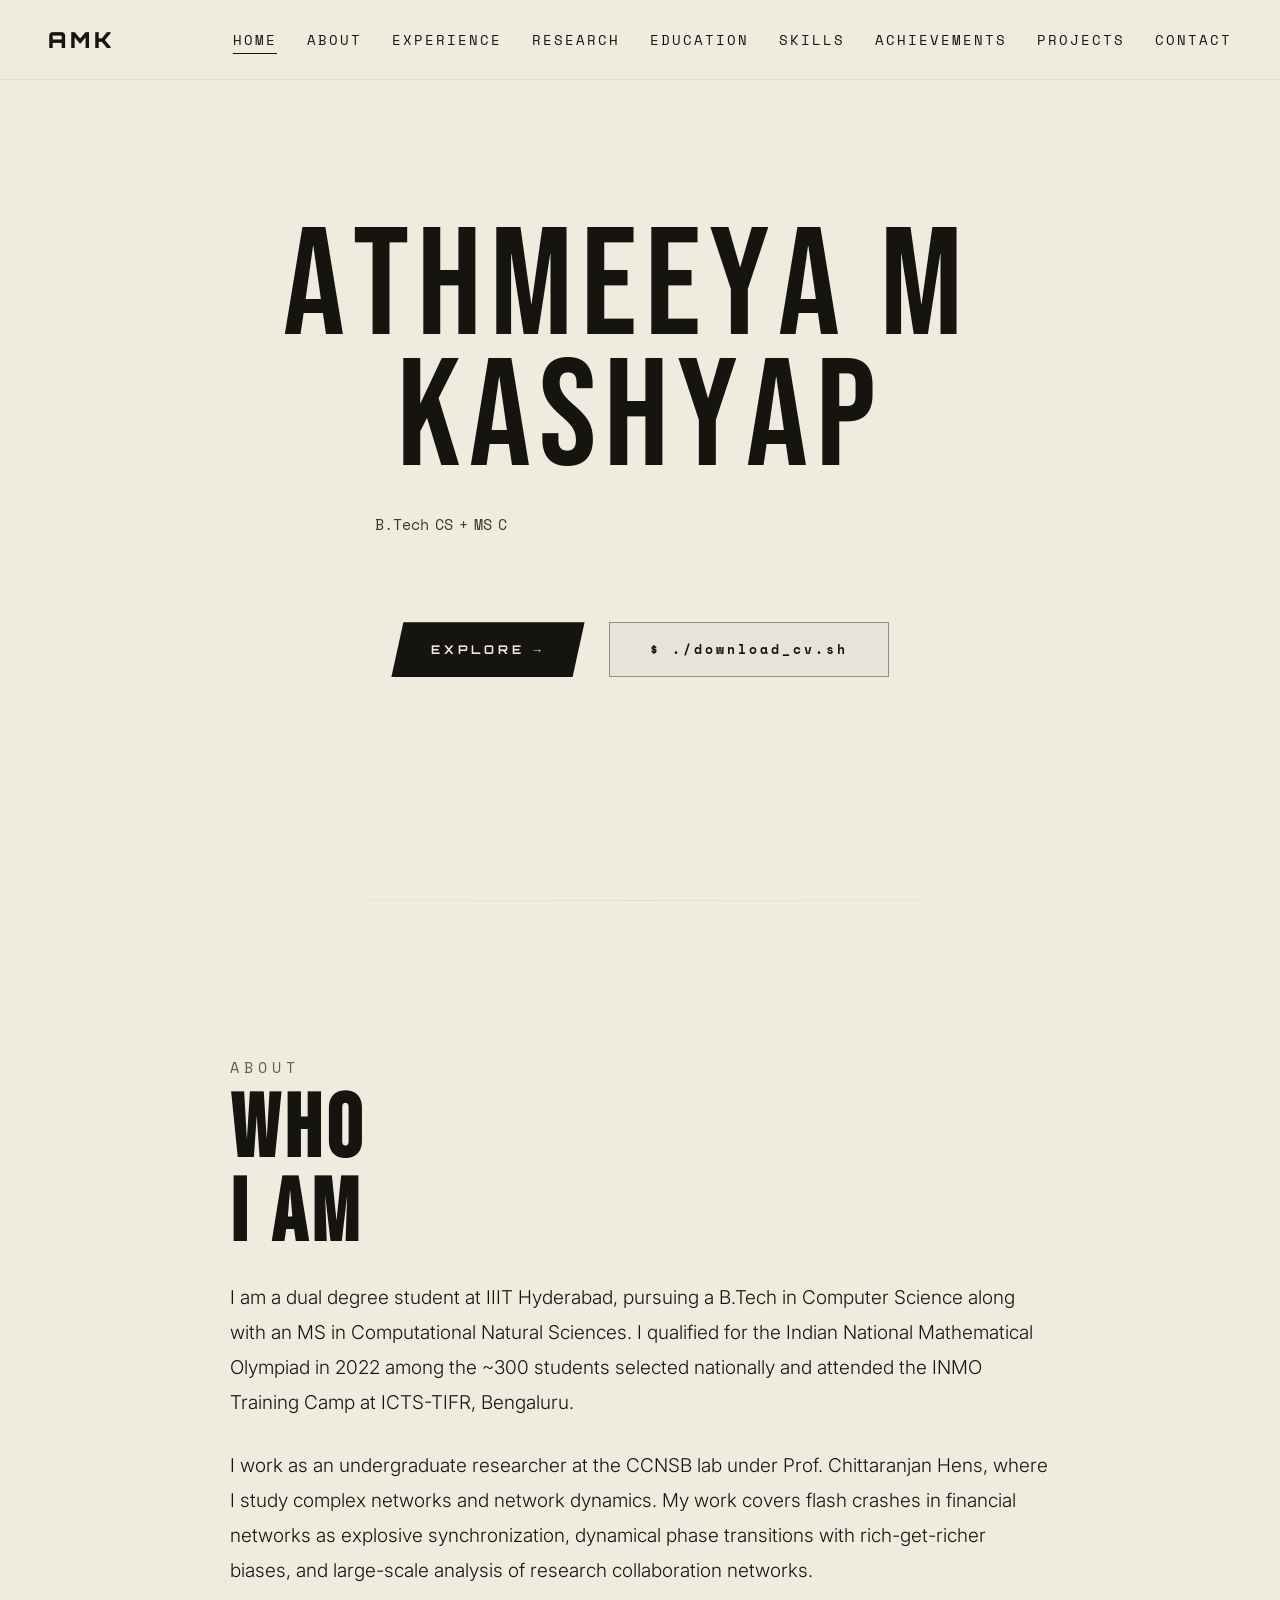
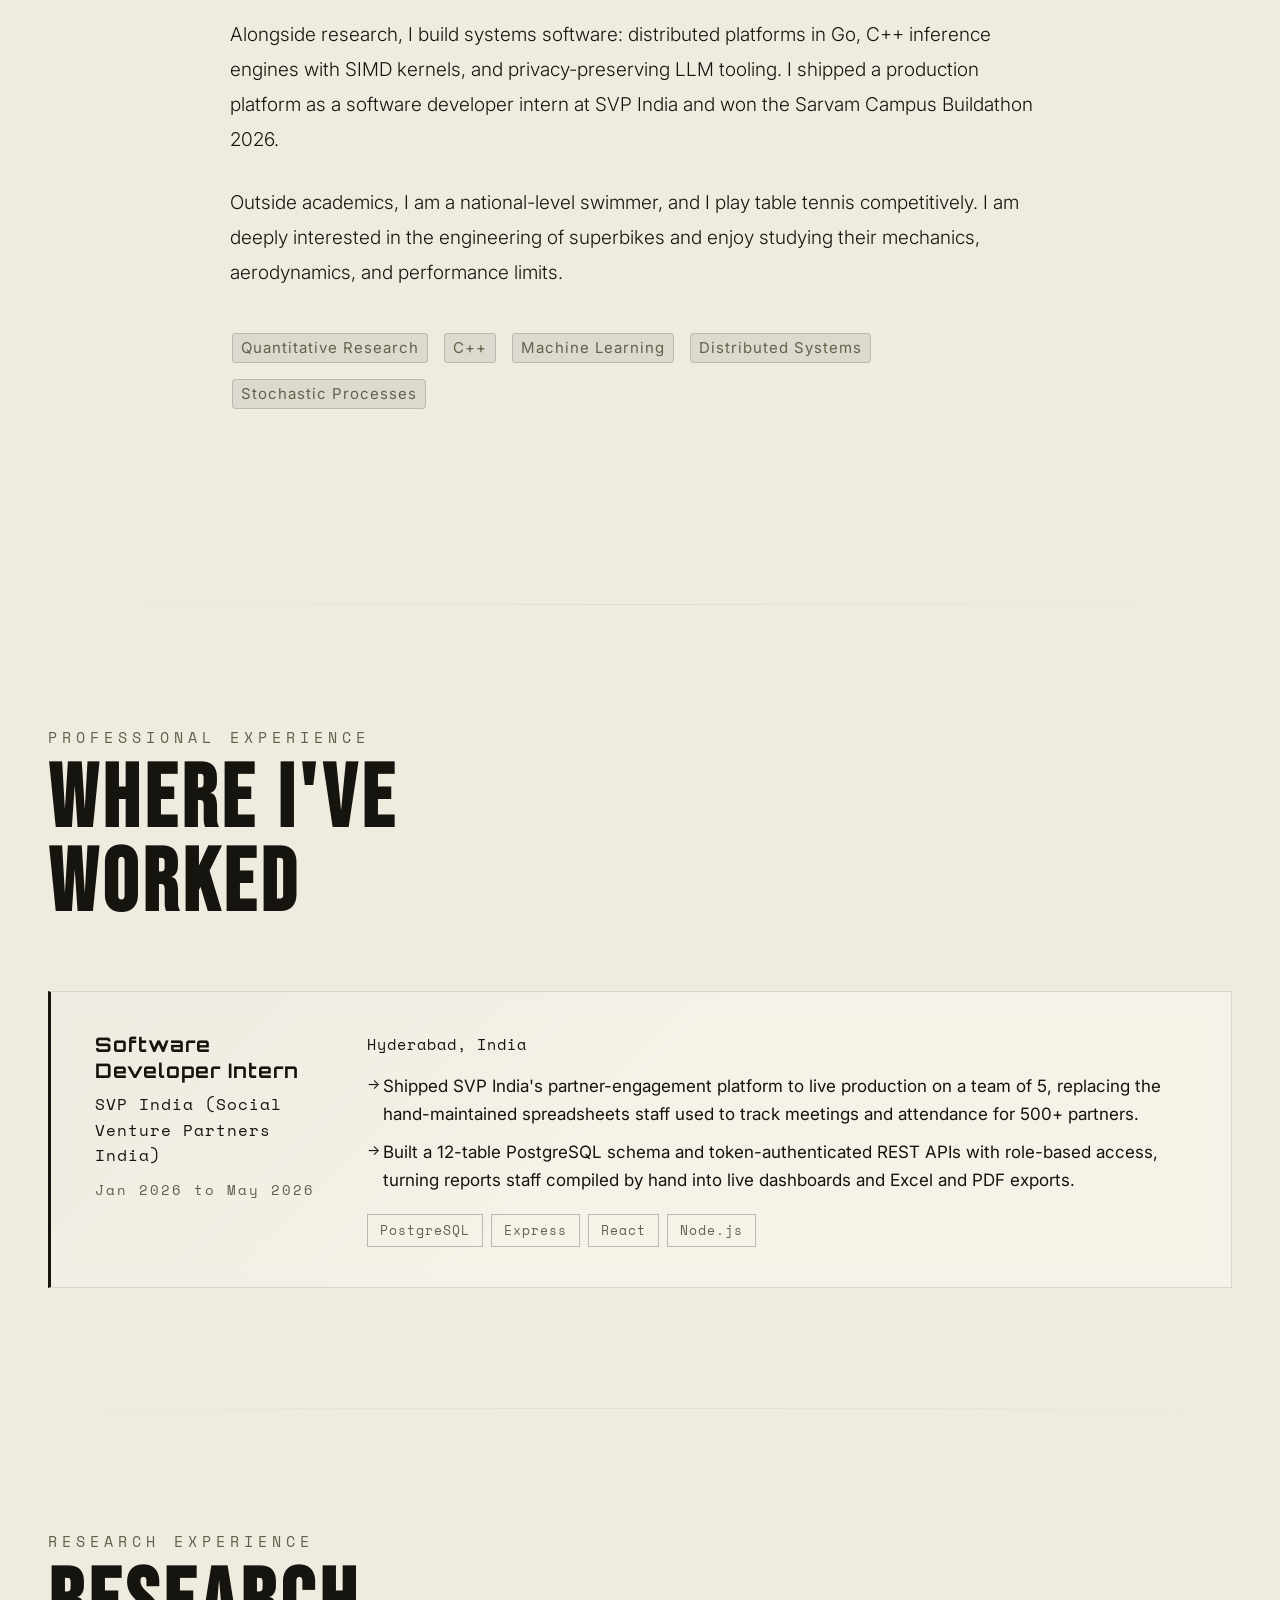
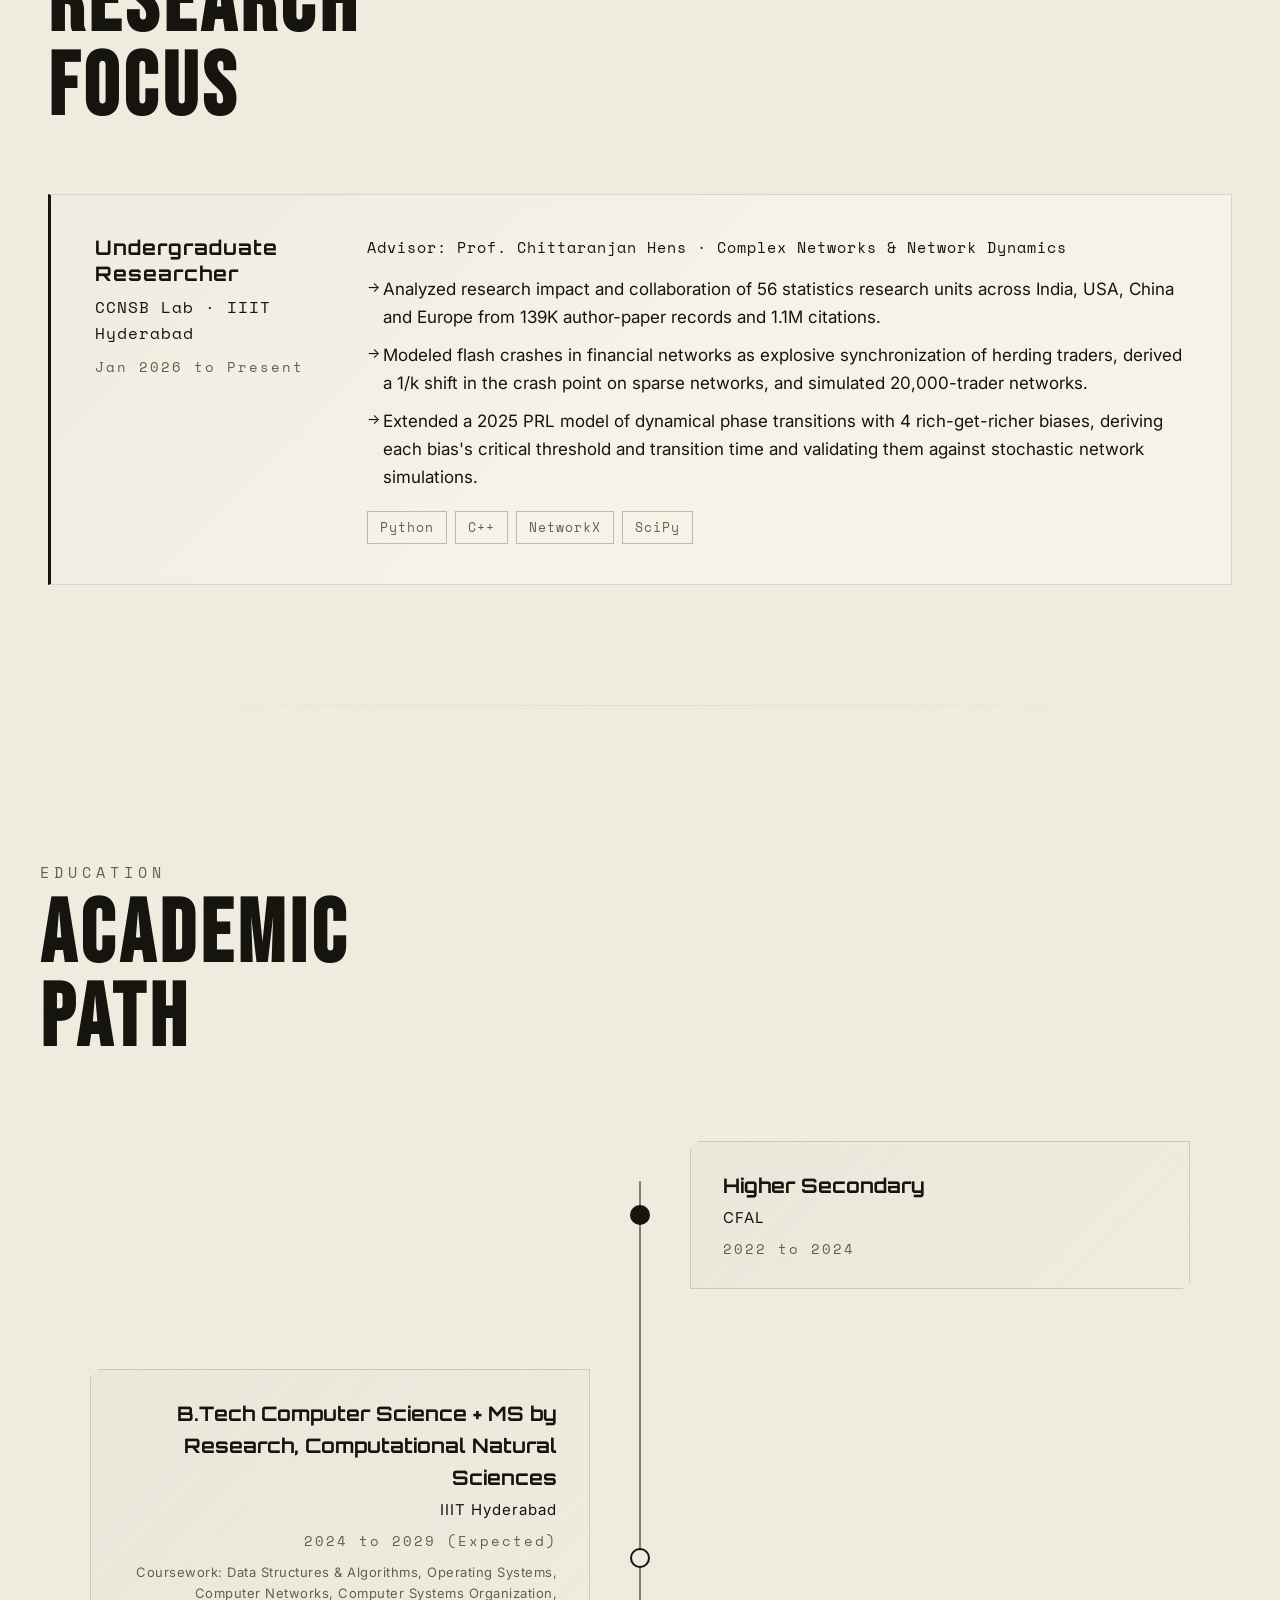
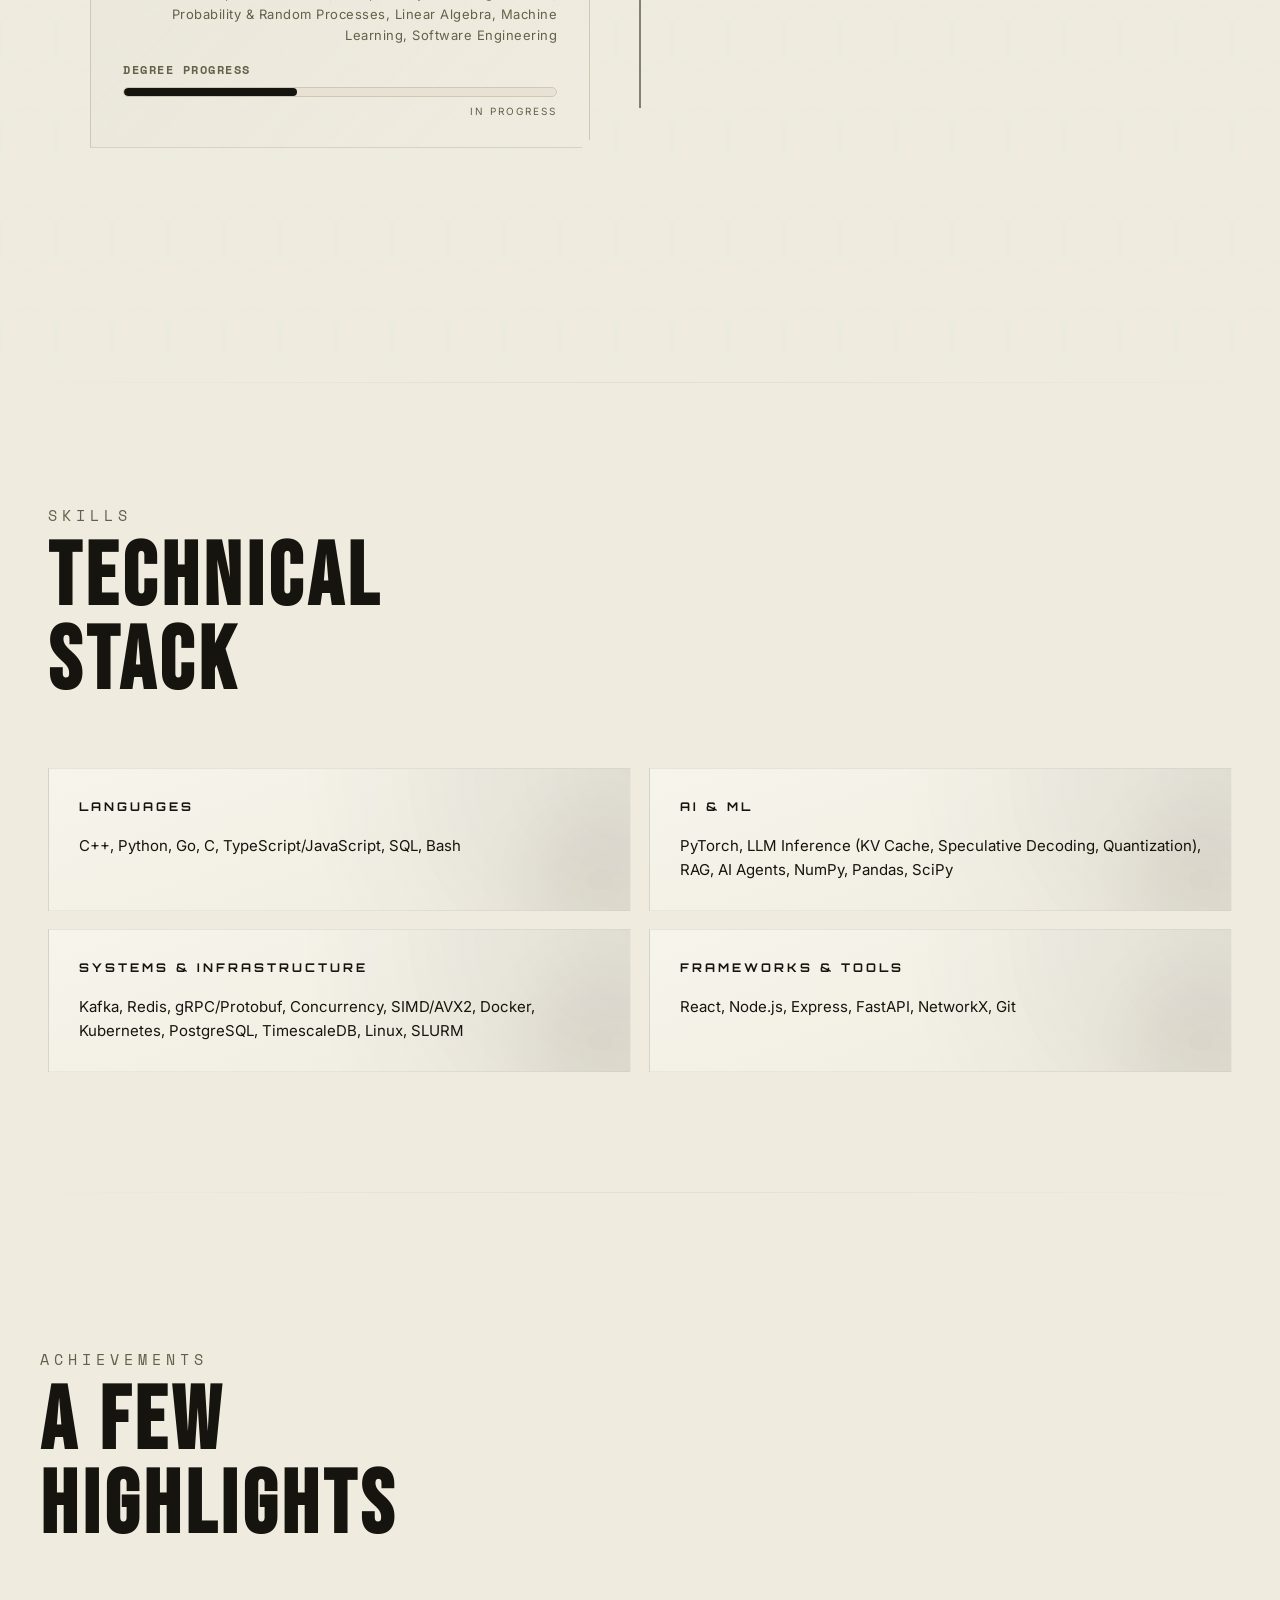
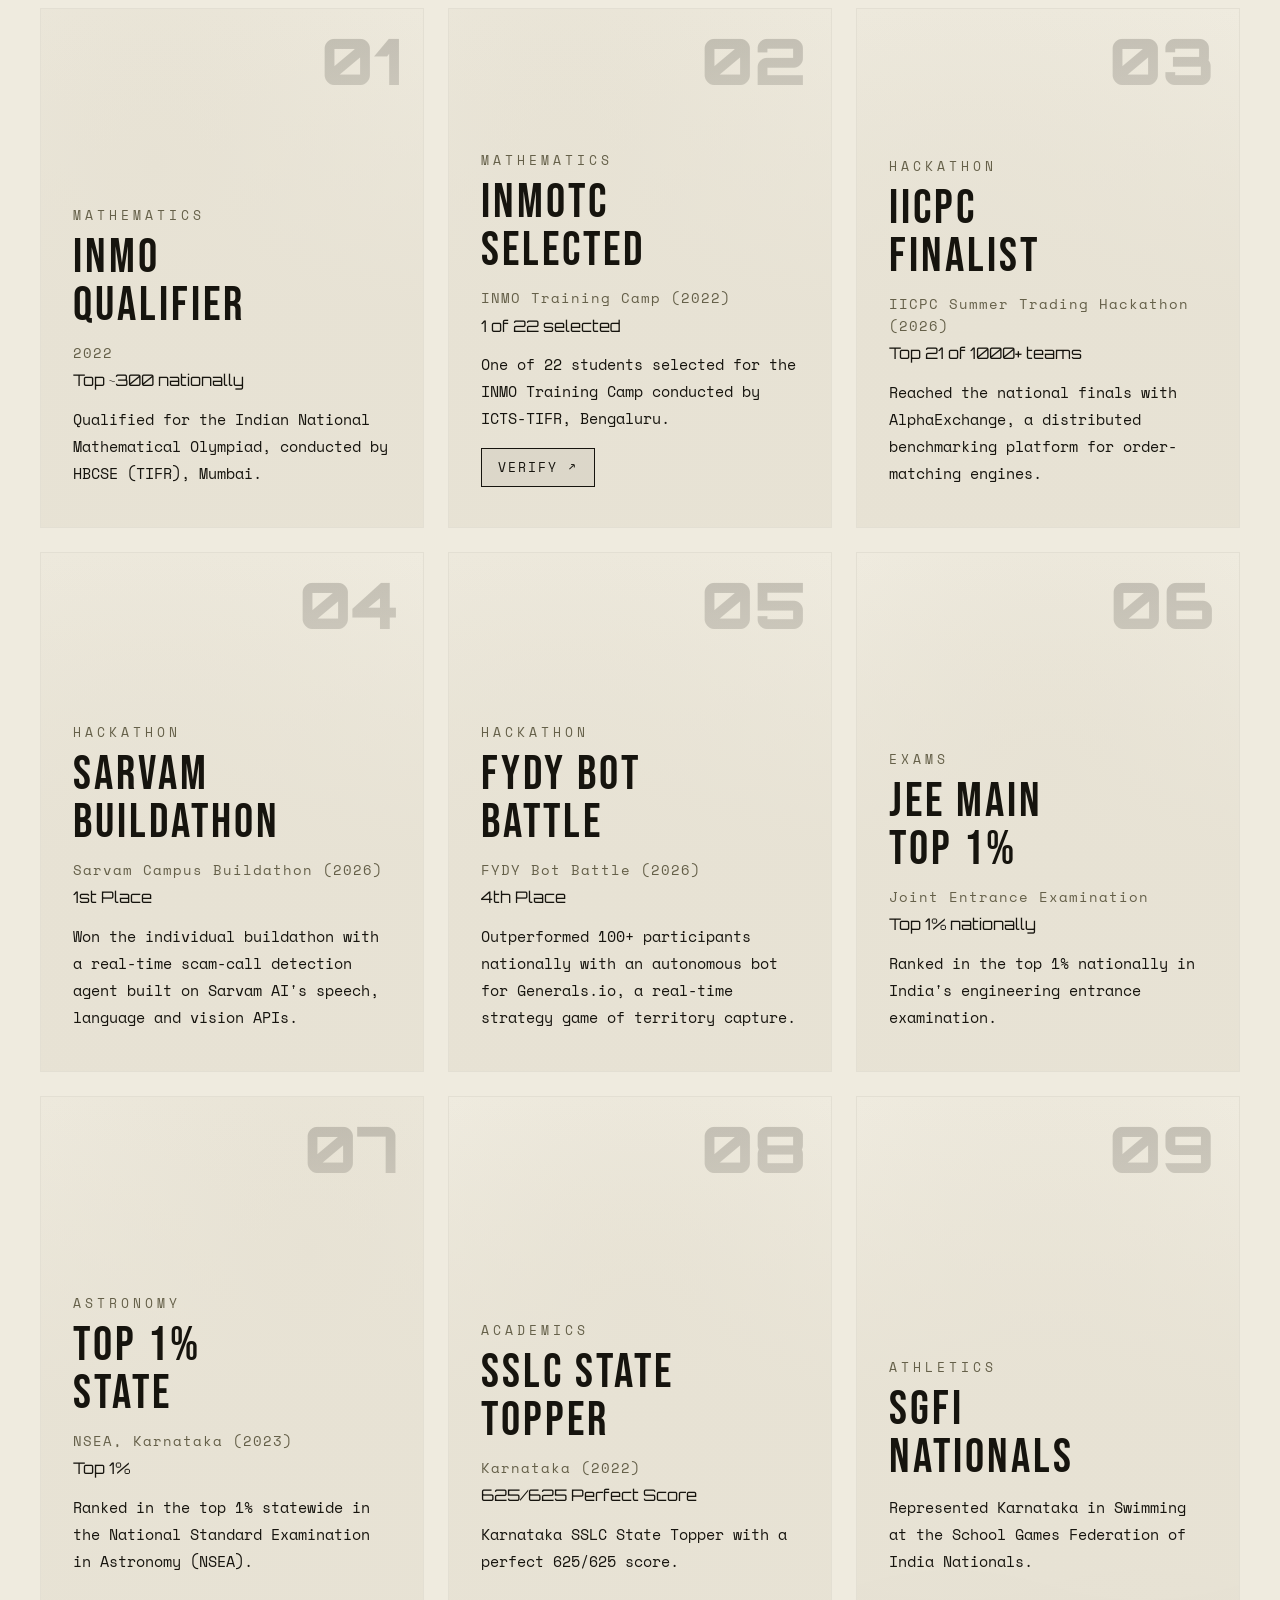
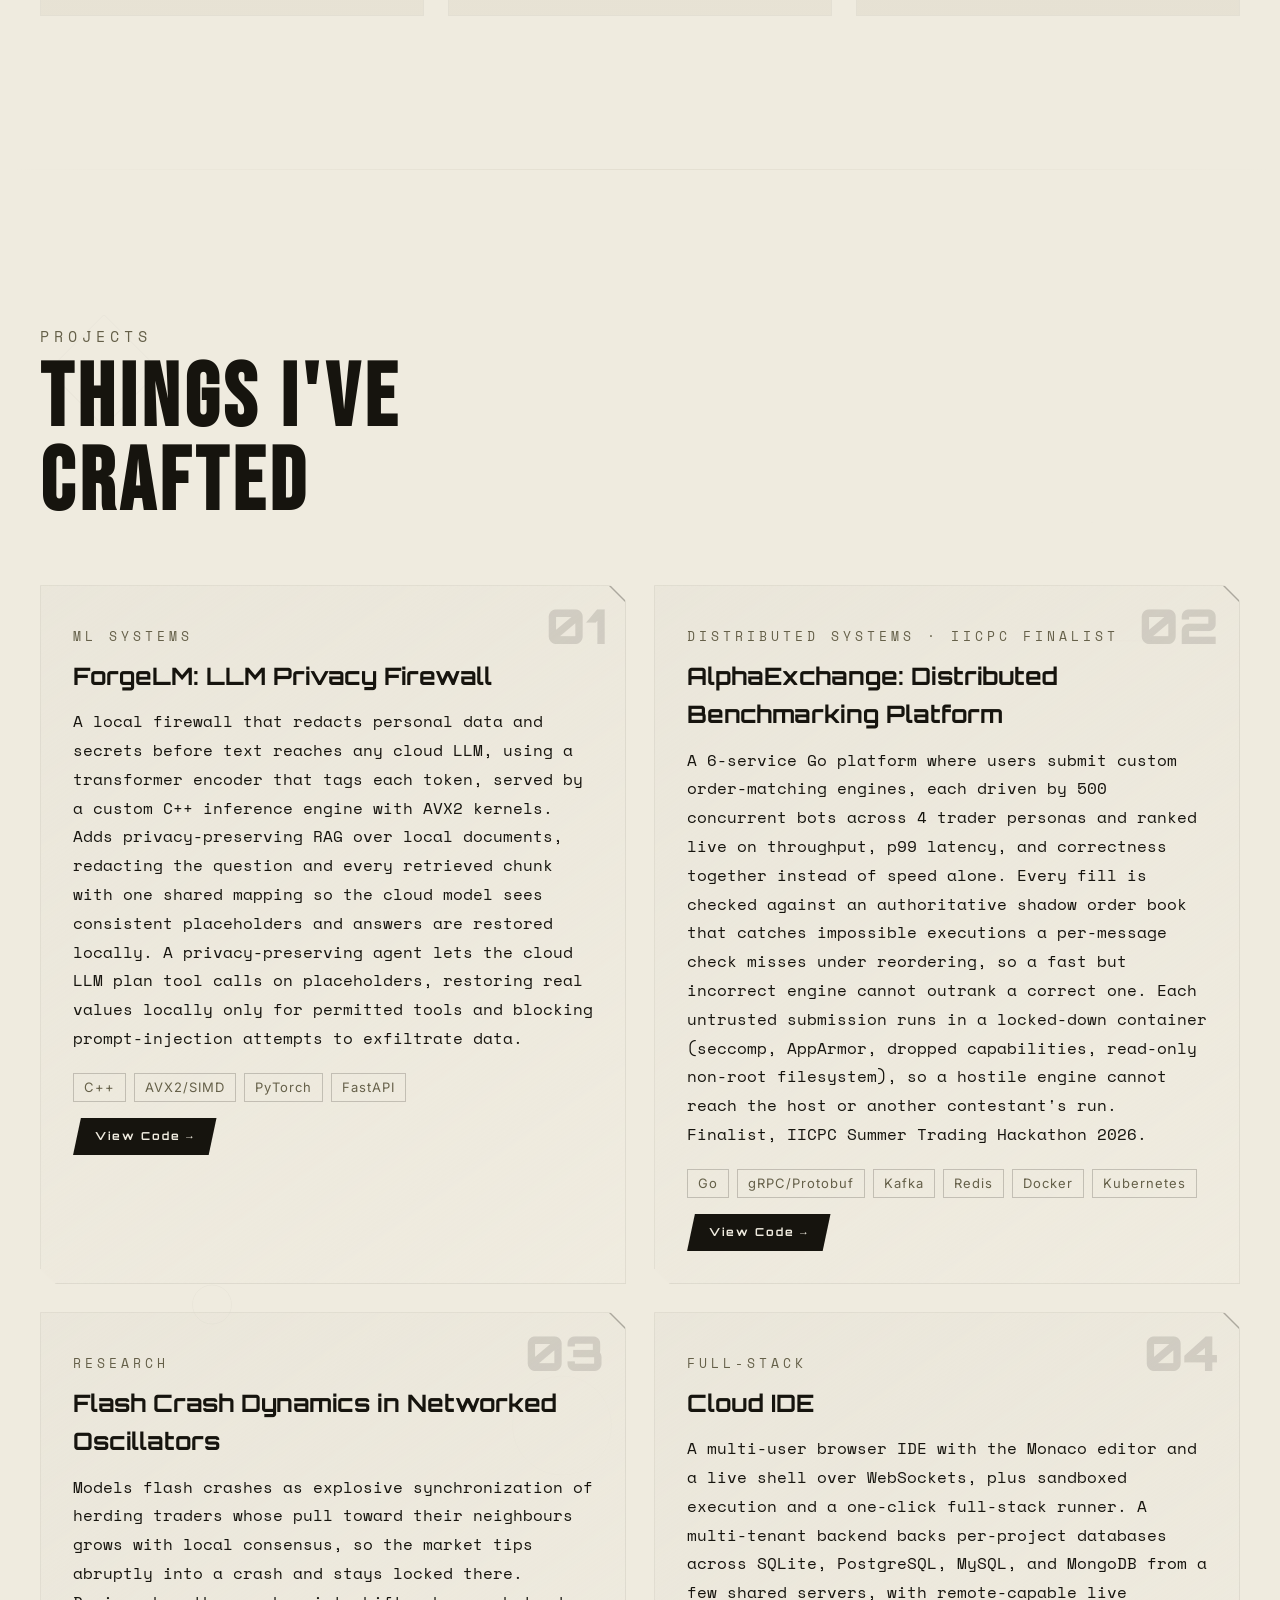
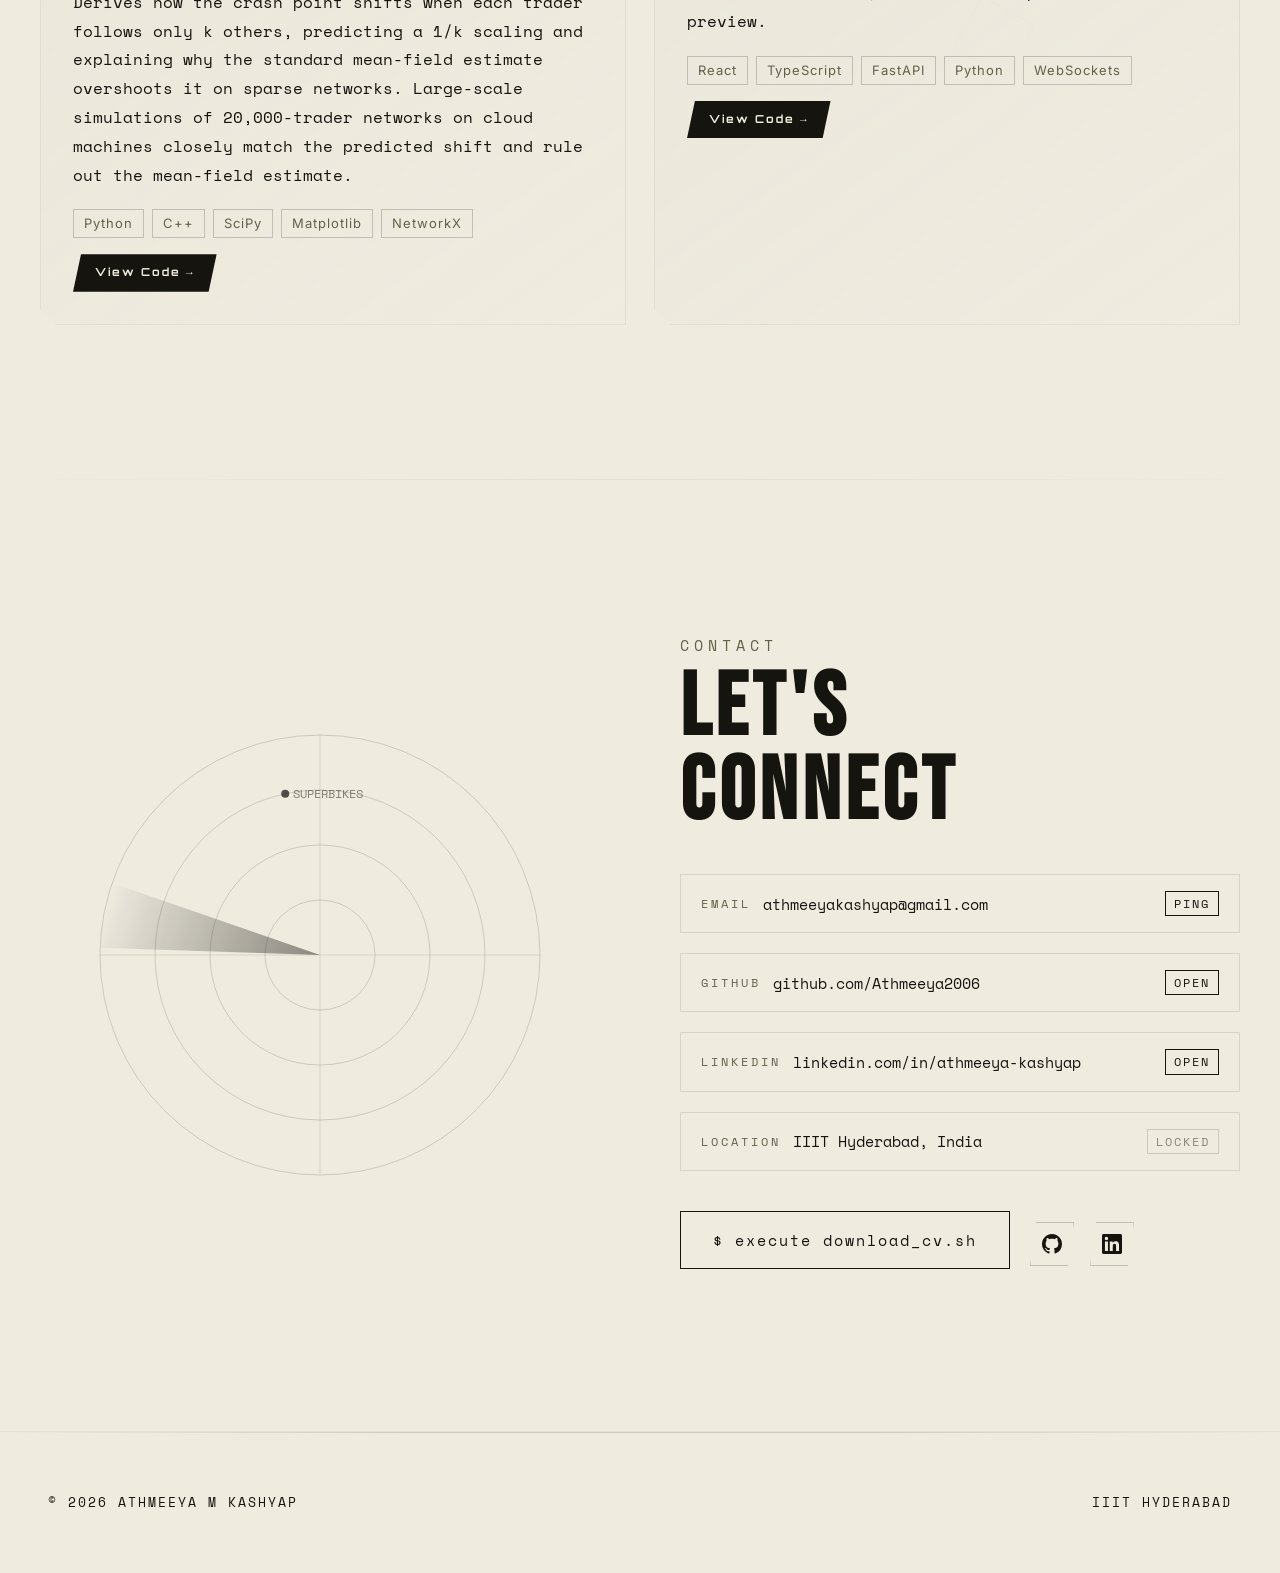
<file: index.html>
<!DOCTYPE html>
<html lang="en">

<head>
  <meta charset="UTF-8">
  <meta name="viewport" content="width=device-width, initial-scale=1.0">
  <meta name="description"
    content="Athmeeya M Kashyap. Undergraduate Researcher at CCNSB, IIIT Hyderabad. Complex networks, distributed systems, LLM systems. INMO Qualifier 2022.">
  <meta name="theme-color" content="#EFEBDF">
  <meta property="og:title" content="Athmeeya M Kashyap | Portfolio">
  <meta property="og:description"
    content="Undergraduate Researcher, CCNSB IIIT Hyderabad. Complex Networks · INMO Qualifier.">
  <meta property="og:url" content="https://athmeeya2006.github.io/">
  <meta property="og:type" content="website">
  <meta name="twitter:card" content="summary">
  <meta name="twitter:title" content="Athmeeya M Kashyap | Portfolio">
  <meta name="twitter:description"
    content="Undergraduate Researcher, CCNSB IIIT Hyderabad. INMO Qualifier.">
  <title>Athmeeya M Kashyap | Portfolio</title>
  <link rel="preconnect" href="https://fonts.googleapis.com">
  <link rel="preconnect" href="https://fonts.gstatic.com" crossorigin>
  <link
    href="https://fonts.googleapis.com/css2?family=Bebas+Neue&family=Inter:wght@300;400;500;600&family=Orbitron:wght@400;700;900&family=Space+Mono:wght@400;700&display=swap"
    rel="stylesheet">
  <link rel="stylesheet" href="styles.css">
</head>

<body>

  <!-- FILM GRAIN -->
  <canvas id="grain"></canvas>

  <!-- BACK TO TOP -->
  <button id="back-to-top" aria-label="Back to top" onclick="window.scrollTo({top:0,behavior:'smooth'})">↑</button>

  <!-- PRELOADER -->
  <div id="preloader">
    <div class="pre-name" id="preName">AMK</div>
    <div class="pre-subtitle">ATHMEEYA M KASHYAP</div>
    <div class="boot-bar">
      <div class="boot-fill" id="bootFill"></div>
    </div>
  </div>

  <!-- NAV -->
  <nav id="nav">
    <a href="#hero" class="nav-logo">AMK</a>
    <ul class="nav-links">
      <li><a href="#hero">HOME</a></li>
      <li><a href="#about">ABOUT</a></li>
      <li><a href="#experience">EXPERIENCE</a></li>
      <li><a href="#research-experience">RESEARCH</a></li>
      <li><a href="#education">EDUCATION</a></li>
      <li><a href="#skills">SKILLS</a></li>
      <li><a href="#achievements">ACHIEVEMENTS</a></li>
      <li><a href="#projects">PROJECTS</a></li>
      <li><a href="#contact">CONTACT</a></li>
    </ul>
    <div class="nav-hamburger" id="hamburger" role="button" tabindex="0" aria-label="Open menu" aria-controls="mobileMenu" aria-expanded="false">
      <span></span><span></span><span></span>
    </div>
  </nav>
  <div class="mobile-menu" id="mobileMenu">
    <span class="mobile-close" id="mobileClose" role="button" tabindex="0" aria-label="Close menu">✕</span>
    <a href="#hero" onclick="closeMobile()">HOME</a>
    <a href="#about" onclick="closeMobile()">ABOUT</a>
    <a href="#experience" onclick="closeMobile()">EXPERIENCE</a>
    <a href="#research-experience" onclick="closeMobile()">RESEARCH</a>
    <a href="#education" onclick="closeMobile()">EDUCATION</a>
    <a href="#skills" onclick="closeMobile()">SKILLS</a>
    <a href="#achievements" onclick="closeMobile()">ACHIEVEMENTS</a>
    <a href="#projects" onclick="closeMobile()">PROJECTS</a>
    <a href="#contact" onclick="closeMobile()">CONTACT</a>
  </div>

  <main>

  <!-- HERO -->
  <section id="hero">
    <div class="hero-content">
      <h1 class="hero-name" id="heroName"></h1>
      <p class="hero-subtitle" id="heroSubtitle"></p>
      <div class="hero-ctas">
        <a href="#about" class="btn-primary">EXPLORE →</a>
        <div class="cv-picker">
          <a href="assets/Athmeeya_Kashyap_Resume.pdf" download class="btn-secondary">$ ./download_cv.sh</a>
        </div>
      </div>
    </div>

  </section>

  <div class="section-divider"></div>

  <!-- ABOUT -->
  <section id="about">
    <div class="about-grid">
      <div class="about-text">
        <div class="section-label reveal">About</div>
        <h2 class="section-title reveal" style="margin-bottom:24px">Who<br>I Am</h2>
        <p class="about-bio reveal">
  I am a dual degree student at IIIT Hyderabad, pursuing a B.Tech in Computer Science along with an MS in Computational Natural Sciences. I qualified for the Indian National Mathematical Olympiad in 2022 among the ~300 students selected nationally and attended the INMO Training Camp at ICTS-TIFR, Bengaluru.
</p>

<p class="about-bio reveal">
  I work as an undergraduate researcher at the CCNSB lab under Prof. Chittaranjan Hens, where I study complex networks and network dynamics. My work covers flash crashes in financial networks as explosive synchronization, dynamical phase transitions with rich-get-richer biases, and large-scale analysis of research collaboration networks.
</p>

<p class="about-bio reveal">
  Alongside research, I build systems software: distributed platforms in Go, C++ inference engines with SIMD kernels, and privacy-preserving LLM tooling. I shipped a production platform as a software developer intern at SVP India and won the Sarvam Campus Buildathon 2026.
</p>

<p class="about-bio reveal">
  Outside academics, I am a national-level swimmer, and I play table tennis competitively. I am deeply interested in the engineering of superbikes and enjoy studying their mechanics, aerodynamics, and performance limits.
</p>
        <div class="about-tags reveal">
          <span class="about-interest">Quantitative Research</span>
          <span class="about-interest">C++</span>
          <span class="about-interest">Machine Learning</span>
          <span class="about-interest">Distributed Systems</span>
          <span class="about-interest">Stochastic Processes</span>
        </div>
      </div>
    </div>
  </section>

  <div class="section-divider"></div>

  <!-- EXPERIENCE -->
  <section id="experience">
    <div class="exp-header">
      <div class="section-label reveal">Professional Experience</div>
      <h2 class="section-title reveal">Where I've<br>Worked</h2>
    </div>
    <div class="exp-list">
      <div class="exp-card reveal">
        <div class="exp-card-accent"></div>
        <div class="exp-left">
          <div class="exp-role">Software Developer Intern</div>
          <div class="exp-org">SVP India (Social Venture Partners India)</div>
          <div class="exp-period">Jan 2026 to May 2026</div>
        </div>
        <div class="exp-right">
          <div class="exp-meta">Hyderabad, India</div>
          <ul class="exp-bullets">
            <li>Shipped SVP India&#39;s partner-engagement platform to live production on a team of 5, replacing the hand-maintained spreadsheets staff used to track meetings and attendance for 500+ partners.</li>
            <li>Built a 12-table PostgreSQL schema and token-authenticated REST APIs with role-based access, turning reports staff compiled by hand into live dashboards and Excel and PDF exports.</li>
          </ul>
          <div class="exp-tags">
            <span>PostgreSQL</span><span>Express</span><span>React</span><span>Node.js</span>
          </div>
        </div>
      </div>
    </div>
  </section>

  <div class="section-divider"></div>

  <!-- RESEARCH EXPERIENCE -->
  <section id="research-experience">
    <div class="exp-header">
      <div class="section-label reveal">Research Experience</div>
      <h2 class="section-title reveal">Research<br>Focus</h2>
    </div>
    <div class="exp-list">
      <div class="exp-card reveal">
        <div class="exp-card-accent"></div>
        <div class="exp-left">
          <div class="exp-role">Undergraduate Researcher</div>
          <div class="exp-org">CCNSB Lab · IIIT Hyderabad</div>
          <div class="exp-period">Jan 2026 to Present</div>
        </div>
        <div class="exp-right">
          <div class="exp-meta">Advisor: Prof. Chittaranjan Hens &middot; Complex Networks &amp; Network Dynamics</div>
          <ul class="exp-bullets">
            <li>Analyzed research impact and collaboration of 56 statistics research units across India, USA, China and Europe from 139K author-paper records and 1.1M citations.</li>
            <li>Modeled flash crashes in financial networks as explosive synchronization of herding traders, derived a 1/k shift in the crash point on sparse networks, and simulated 20,000-trader networks.</li>
            <li>Extended a 2025 PRL model of dynamical phase transitions with 4 rich-get-richer biases, deriving each bias&#39;s critical threshold and transition time and validating them against stochastic network simulations.</li>
          </ul>
          <div class="exp-tags">
            <span>Python</span><span>C++</span><span>NetworkX</span><span>SciPy</span>
          </div>
        </div>
      </div>
    </div>
  </section>

  <div class="section-divider"></div>

  <!-- EDUCATION -->
  <section id="education">
    <div class="hex-bg"></div>
    <div class="edu-header">
      <div class="section-label reveal">Education</div>
      <h2 class="section-title reveal">Academic<br>Path</h2>
    </div>
    <div class="edu-timeline">
      <div class="edu-line">
        <div class="edu-line-fill" id="eduLineFill"></div>
      </div>

      <div class="edu-item reveal stagger-2">
        <div class="edu-empty"></div>
        <div class="edu-dot" id="dot2" style="border-color:var(--cyan);"></div>
        <div class="edu-card" style="border-color: var(--border);">
          <div class="edu-degree" style="color:var(--text)">Higher Secondary</div>
          <div class="edu-school">CFAL</div>
          <div class="exp-period" style="margin-top:8px">2022 to 2024</div>
        </div>
      </div>

      <div class="edu-item reveal stagger-4">
        <div class="edu-card" style="text-align:right; border-color: var(--border);">
          <div class="edu-degree" style="color:var(--text)">B.Tech Computer Science + MS by Research, Computational Natural Sciences</div>
          <div class="edu-school">IIIT Hyderabad</div>
          <div class="exp-period" style="margin-top:8px">2024 to 2029 (Expected)</div>
          <div class="edu-coursework" style="margin-top:10px; font-size:13px; color:var(--text-muted); line-height:1.6;">Coursework: Data Structures &amp; Algorithms, Operating Systems, Computer Networks, Computer Systems Organization, Probability &amp; Random Processes, Linear Algebra, Machine Learning, Software Engineering</div>
          <div class="edu-progress" style="margin-top:14px; text-align:left;">
            <div style="font-size:12px; color:var(--text-muted); margin-bottom:8px; font-family:'Space Mono', monospace; letter-spacing:1.5px; font-weight:600;">
              <span>DEGREE PROGRESS</span>
            </div>
            <div style="background:var(--surface-sunken); height:10px; border-radius:5px; overflow:hidden; position:relative; border:1px solid var(--border);">
              <div style="width:40%; height:100%; background:linear-gradient(90deg, var(--cyan), var(--orange)); border-radius:5px; box-shadow:none;"></div>
            </div>
          </div>
          <div style="font-size:10px;color:var(--text-muted);margin-top:6px;letter-spacing:2px">IN PROGRESS</div>
        </div>
        <div class="edu-dot" id="dot3" style="border-color:var(--cyan);"></div>
        <div class="edu-empty"></div>
      </div>
    </div>
  </section>

  <div class="section-divider"></div>

  <!-- SKILLS -->
  <section id="skills">
    <div class="skills-header">
      <div class="section-label reveal">Skills</div>
      <h2 class="section-title reveal">Technical<br>Stack</h2>
    </div>
    <div class="skills-board reveal">
      <div class="skills-static-grid" aria-label="Skill categories">
        <div class="skill-cluster">
          <div class="skill-cluster-label" style="color:var(--text)">Languages</div>
          <div class="skills-cv-row">C++, Python, Go, C, TypeScript/JavaScript, SQL, Bash</div>
        </div>
        <div class="skill-cluster">
          <div class="skill-cluster-label" style="color:var(--text)">AI &amp; ML</div>
          <div class="skills-cv-row">PyTorch, LLM Inference (KV Cache, Speculative Decoding, Quantization), RAG, AI Agents, NumPy, Pandas, SciPy</div>
        </div>
        <div class="skill-cluster">
          <div class="skill-cluster-label" style="color:var(--text)">Systems &amp; Infrastructure</div>
          <div class="skills-cv-row">Kafka, Redis, gRPC/Protobuf, Concurrency, SIMD/AVX2, Docker, Kubernetes, PostgreSQL, TimescaleDB, Linux, SLURM</div>
        </div>
        <div class="skill-cluster">
          <div class="skill-cluster-label" style="color:var(--text)">Frameworks &amp; Tools</div>
          <div class="skills-cv-row">React, Node.js, Express, FastAPI, NetworkX, Git</div>
        </div>
      </div>
    </div>
  </section>

  <div class="section-divider"></div>

  <!-- ACHIEVEMENTS -->
  <section id="achievements">
    <div class="ach-header">
      <div class="section-label reveal">Achievements</div>
      <h2 class="section-title reveal">A Few<br>Highlights</h2>
    </div>
    <div class="ach-scroll-track">

      <div class="ach-panel math reveal">
        <div class="ach-panel-bg"></div>
        <div class="ach-num">01</div>
        <div class="ach-panel-content">
          <div class="ach-tag">Mathematics</div>
          <div class="ach-title" style="color:var(--text)">INMO<br>QUALIFIER</div>
          <div class="ach-subtitle">2022</div>
          <div class="ach-stat">Top ~300 nationally</div>
          <div class="ach-desc">Qualified for the Indian National Mathematical Olympiad, conducted by HBCSE (TIFR), Mumbai.</div>
        </div>
      </div>

      <div class="ach-panel math reveal stagger-1">
        <div class="ach-panel-bg"></div>
        <div class="ach-num">02</div>
        <div class="ach-panel-content">
          <div class="ach-tag">Mathematics</div>
          <div class="ach-title" style="color:var(--text)">INMOTC<br>SELECTED</div>
          <div class="ach-subtitle">INMO Training Camp (2022)</div>
          <div class="ach-stat">1 of 22 selected</div>
          <div class="ach-desc">One of 22 students selected for the INMO Training Camp conducted by ICTS-TIFR, Bengaluru.</div>
          <a href="https://icts.res.in/event/page/24648" target="_blank" class="verify-badge">VERIFY &#x2197;</a>
        </div>
      </div>

      <div class="ach-panel code reveal stagger-2">
        <div class="ach-panel-bg"></div>
        <div class="ach-num">03</div>
        <div class="ach-panel-content">
          <div class="ach-tag">Hackathon</div>
          <div class="ach-title" style="color:var(--text)">IICPC<br>FINALIST</div>
          <div class="ach-subtitle">IICPC Summer Trading Hackathon (2026)</div>
          <div class="ach-stat">Top 21 of 1000+ teams</div>
          <div class="ach-desc">Reached the national finals with AlphaExchange, a distributed benchmarking platform for order-matching engines.</div>
        </div>
      </div>

      <div class="ach-panel code reveal">
        <div class="ach-panel-bg"></div>
        <div class="ach-num">04</div>
        <div class="ach-panel-content">
          <div class="ach-tag">Hackathon</div>
          <div class="ach-title" style="color:var(--text)">SARVAM<br>BUILDATHON</div>
          <div class="ach-subtitle">Sarvam Campus Buildathon (2026)</div>
          <div class="ach-stat">1st Place</div>
          <div class="ach-desc">Won the individual buildathon with a real-time scam-call detection agent built on Sarvam AI&#39;s speech, language and vision APIs.</div>
        </div>
      </div>

      <div class="ach-panel code reveal stagger-1">
        <div class="ach-panel-bg"></div>
        <div class="ach-num">05</div>
        <div class="ach-panel-content">
          <div class="ach-tag">Hackathon</div>
          <div class="ach-title" style="color:var(--text)">FYDY BOT<br>BATTLE</div>
          <div class="ach-subtitle">FYDY Bot Battle (2026)</div>
          <div class="ach-stat">4th Place</div>
          <div class="ach-desc">Outperformed 100+ participants nationally with an autonomous bot for Generals.io, a real-time strategy game of territory capture.</div>
        </div>
      </div>

      <div class="ach-panel score reveal stagger-2">
        <div class="ach-panel-bg"></div>
        <div class="ach-num">06</div>
        <div class="ach-panel-content">
          <div class="ach-tag">Exams</div>
          <div class="ach-title" style="color:var(--text)">JEE MAIN<br>TOP 1%</div>
          <div class="ach-subtitle">Joint Entrance Examination</div>
          <div class="ach-stat">Top 1% nationally</div>
          <div class="ach-desc">Ranked in the top 1% nationally in India&#39;s engineering entrance examination.</div>
        </div>
      </div>

      <div class="ach-panel astro reveal">
        <div class="ach-panel-bg"></div>
        <div class="ach-num">07</div>
        <div class="ach-panel-content">
          <div class="ach-tag">Astronomy</div>
          <div class="ach-title" style="color:var(--text)">TOP 1%<br>STATE</div>
          <div class="ach-subtitle">NSEA, Karnataka (2023)</div>
          <div class="ach-stat">Top 1%</div>
          <div class="ach-desc">Ranked in the top 1% statewide in the National Standard Examination in Astronomy (NSEA).</div>
        </div>
      </div>

      <div class="ach-panel score reveal stagger-1">
        <div class="ach-panel-bg"></div>
        <div class="ach-num">08</div>
        <div class="ach-panel-content">
          <div class="ach-tag">Academics</div>
          <div class="ach-title" style="color:var(--text)">SSLC STATE<br>TOPPER</div>
          <div class="ach-subtitle">Karnataka (2022)</div>
          <div class="ach-stat">625/625 Perfect Score</div>
          <div class="ach-desc">Karnataka SSLC State Topper with a perfect 625/625 score.</div>
        </div>
      </div>

      <div class="ach-panel swim reveal stagger-2">
        <div class="ach-panel-bg"></div>
        <div class="wave-container">
          <div class="wave">
            <svg viewBox="0 0 800 60" preserveAspectRatio="none">
              <path d="M0 30 Q100 0 200 30 T400 30 T600 30 T800 30 L800 60 L0 60Z" fill="rgba(20, 18, 14, 0.08)" />
            </svg>
          </div>
          <div class="wave wave2">
            <svg viewBox="0 0 800 60" preserveAspectRatio="none">
              <path d="M0 30 Q100 60 200 30 T400 30 T600 30 T800 30 L800 60 L0 60Z" fill="rgba(20, 18, 14, 0.05)" />
            </svg>
          </div>
        </div>
        <div class="ach-num">09</div>
        <div class="ach-panel-content">
          <div class="ach-tag">Athletics</div>
          <div class="ach-title" style="color:var(--text)">SGFI<br>NATIONALS</div>
          <div class="ach-desc">Represented Karnataka in Swimming at the School Games Federation of India Nationals.</div>
        </div>
      </div>

    </div>
  </section>

  <div class="section-divider"></div>

  <!-- PROJECTS -->
  <section id="projects">
    <div class="floating-shapes">
      <div class="floating-shape"></div>
      <div class="floating-shape"></div>
      <div class="floating-shape"></div>
      <div class="floating-shape"></div>
      <div class="floating-shape"></div>
    </div>
    <div class="projects-header">
      <div class="section-label reveal">Projects</div>
      <h2 class="section-title reveal">Things I've<br>Crafted</h2>
    </div>
    <div class="projects-grid reveal">
          <div class="project-card reveal">
        <div class="project-card-corner"></div>
        <div class="project-num">01</div>
        <div class="project-tag">ML Systems</div>
        <div class="project-title">ForgeLM: LLM Privacy Firewall</div>
        <div class="project-desc">A local firewall that redacts personal data and secrets before text reaches any cloud LLM, using a transformer encoder that tags each token, served by a custom C++ inference engine with AVX2 kernels. Adds privacy-preserving RAG over local documents, redacting the question and every retrieved chunk with one shared mapping so the cloud model sees consistent placeholders and answers are restored locally. A privacy-preserving agent lets the cloud LLM plan tool calls on placeholders, restoring real values locally only for permitted tools and blocking prompt-injection attempts to exfiltrate data.</div>
        <div class="project-tech">
          <span>C++</span><span>AVX2/SIMD</span><span>PyTorch</span><span>FastAPI</span>
        </div>
        <div class="project-card-links">
          <a href="https://github.com/Athmeeya2006/ForgeLM" target="_blank" rel="noopener noreferrer" class="project-link">View Code &rarr;</a>
        </div>
          </div>

          <div class="project-card reveal stagger-1">
        <div class="project-card-corner"></div>
        <div class="project-num">02</div>
        <div class="project-tag">Distributed Systems &middot; IICPC Finalist</div>
        <div class="project-title">AlphaExchange: Distributed Benchmarking Platform</div>
        <div class="project-desc">A 6-service Go platform where users submit custom order-matching engines, each driven by 500 concurrent bots across 4 trader personas and ranked live on throughput, p99 latency, and correctness together instead of speed alone. Every fill is checked against an authoritative shadow order book that catches impossible executions a per-message check misses under reordering, so a fast but incorrect engine cannot outrank a correct one. Each untrusted submission runs in a locked-down container (seccomp, AppArmor, dropped capabilities, read-only non-root filesystem), so a hostile engine cannot reach the host or another contestant&#39;s run. Finalist, IICPC Summer Trading Hackathon 2026.</div>
        <div class="project-tech">
          <span>Go</span><span>gRPC/Protobuf</span><span>Kafka</span><span>Redis</span><span>Docker</span><span>Kubernetes</span>
        </div>
        <div class="project-card-links">
          <a href="https://github.com/Athmeeya2006/AlphaExchange" target="_blank" rel="noopener noreferrer" class="project-link">View Code &rarr;</a>
        </div>
          </div>

          <div class="project-card reveal stagger-2">
        <div class="project-card-corner"></div>
        <div class="project-num">03</div>
        <div class="project-tag">Research</div>
        <div class="project-title">Flash Crash Dynamics in Networked Oscillators</div>
        <div class="project-desc">Models flash crashes as explosive synchronization of herding traders whose pull toward their neighbours grows with local consensus, so the market tips abruptly into a crash and stays locked there. Derives how the crash point shifts when each trader follows only k others, predicting a 1/k scaling and explaining why the standard mean-field estimate overshoots it on sparse networks. Large-scale simulations of 20,000-trader networks on cloud machines closely match the predicted shift and rule out the mean-field estimate.</div>
        <div class="project-tech">
          <span>Python</span><span>C++</span><span>SciPy</span><span>Matplotlib</span><span>NetworkX</span>
        </div>
        <div class="project-card-links">
          <a href="https://github.com/Athmeeya2006/Explosive-Sync-Flash-Crash" target="_blank" rel="noopener noreferrer" class="project-link">View Code &rarr;</a>
        </div>
          </div>

          <div class="project-card reveal stagger-3">
        <div class="project-card-corner"></div>
        <div class="project-num">04</div>
        <div class="project-tag">Full-Stack</div>
        <div class="project-title">Cloud IDE</div>
        <div class="project-desc">A multi-user browser IDE with the Monaco editor and a live shell over WebSockets, plus sandboxed execution and a one-click full-stack runner. A multi-tenant backend backs per-project databases across SQLite, PostgreSQL, MySQL, and MongoDB from a few shared servers, with remote-capable live preview.</div>
        <div class="project-tech">
          <span>React</span><span>TypeScript</span><span>FastAPI</span><span>Python</span><span>WebSockets</span>
        </div>
        <div class="project-card-links">
          <a href="https://github.com/Athmeeya2006/CloudIDE" target="_blank" rel="noopener noreferrer" class="project-link">View Code &rarr;</a>
        </div>
          </div>
    </div>
  </section>

  <div class="section-divider"></div>

  <!-- CONTACT -->
  <section id="contact">
    <div class="contact-inner">
      <div class="contact-left reveal">
        <canvas id="radarCanvas" width="480" height="480"></canvas>
      </div>
      <div class="contact-right">
        <div class="section-label reveal">Contact</div>
        <h2 class="section-title reveal" style="margin-bottom:10px">Let's<br>Connect</h2>
        <div class="contact-signals reveal">
          <a href="mailto:athmeeyakashyap@gmail.com" class="signal-line">
            <span style="color:var(--text-muted);letter-spacing:3px;font-size:12px">EMAIL</span>
            <span>athmeeyakashyap@gmail.com</span>
            <span class="signal-ping">PING</span>
          </a>
          <a href="https://github.com/Athmeeya2006" target="_blank" rel="noopener noreferrer" class="signal-line">
            <span style="color:var(--text-muted);letter-spacing:3px;font-size:12px">GITHUB</span>
            <span>github.com/Athmeeya2006</span>
            <span class="signal-ping">OPEN</span>
          </a>
          <a href="https://linkedin.com/in/athmeeya-kashyap" target="_blank" rel="noopener noreferrer" class="signal-line">
            <span style="color:var(--text-muted);letter-spacing:3px;font-size:12px">LINKEDIN</span>
            <span>linkedin.com/in/athmeeya-kashyap</span>
            <span class="signal-ping">OPEN</span>
          </a>
          <div class="signal-line" style="cursor:default">
            <span style="color:var(--text-muted);letter-spacing:3px;font-size:12px">LOCATION</span>
            <span>IIIT Hyderabad, India</span>
            <span class="signal-ping"
              style="border-color:var(--border);color:var(--status);animation:none">LOCKED</span>
          </div>
        </div>
        <div class="contact-actions reveal">
        <div class="cv-picker cv-picker--contact">
          <a href="assets/Athmeeya_Kashyap_Resume.pdf" download class="cv-btn">$ execute download_cv.sh</a>
        </div>
        <div class="social-links">
          <a href="https://github.com/Athmeeya2006" target="_blank" rel="noopener noreferrer" class="social-link" title="GitHub">
            <svg viewBox="0 0 24 24">
              <path
                d="M12 0C5.37 0 0 5.37 0 12c0 5.31 3.435 9.795 8.205 11.385.6.105.825-.255.825-.57 0-.285-.015-1.23-.015-2.235-3.015.555-3.795-.735-4.035-1.41-.135-.345-.72-1.41-1.23-1.695-.42-.225-1.02-.78-.015-.795.945-.015 1.62.87 1.845 1.23 1.08 1.815 2.805 1.305 3.495.99.105-.78.42-1.305.765-1.605-2.67-.3-5.46-1.335-5.46-5.925 0-1.305.465-2.385 1.23-3.225-.12-.3-.54-1.53.12-3.18 0 0 1.005-.315 3.3 1.23.96-.27 1.98-.405 3-.405s2.04.135 3 .405c2.295-1.56 3.3-1.23 3.3-1.23.66 1.65.24 2.88.12 3.18.765.84 1.23 1.905 1.23 3.225 0 4.605-2.805 5.625-5.475 5.925.435.375.81 1.095.81 2.22 0 1.605-.015 2.895-.015 3.3 0 .315.225.69.825.57A12.02 12.02 0 0 0 24 12c0-6.63-5.37-12-12-12z" />
            </svg>
          </a>
          <a href="https://linkedin.com/in/athmeeya-kashyap" target="_blank" rel="noopener noreferrer" class="social-link" title="LinkedIn">
            <svg viewBox="0 0 24 24">
              <path
                d="M20.447 20.452h-3.554v-5.569c0-1.328-.027-3.037-1.852-3.037-1.853 0-2.136 1.445-2.136 2.939v5.667H9.351V9h3.414v1.561h.046c.477-.9 1.637-1.85 3.37-1.85 3.601 0 4.267 2.37 4.267 5.455v6.286zM5.337 7.433a2.062 2.062 0 0 1-2.063-2.065 2.064 2.064 0 1 1 2.063 2.065zm1.782 13.019H3.555V9h3.564v11.452zM22.225 0H1.771C.792 0 0 .774 0 1.729v20.542C0 23.227.792 24 1.771 24h20.451C23.2 24 24 23.227 24 22.271V1.729C24 .774 23.2 0 22.222 0h.003z" />
            </svg>
          </a>
        </div>
        </div>
      </div>
    </div>
  </section>

  </main>

  <footer>
    <div>© 2026 ATHMEEYA M KASHYAP</div>
    <div>IIIT HYDERABAD</div>
  </footer>


  <script src="scripts.js"></script>
</body>

</html>
</file>
<file: styles.css>
:root {
      /* surfaces - warm bone, light editorial */
      --bg:             #EFEBDF;
      --surface:        #F7F4EC;
      --surface-sunken: #E7E2D4;
      --surface-hover:  #E7E2D4;
      --inset:          #E7E2D4;
      --code-bg:        #16140E;

      /* borders */
      --border-subtle:  #DED8C8;
      --border:         #CFC8B6;
      --border-strong:  #B5AD98;

      /* text (ink) */
      --text:           #16140E;
      --text-secondary: #3D392F;
      --text-muted:     #656049;
      --text-faint:     #9A9382;

      /* black ink - the only accent */
      --accent:         #16140E;
      --accent-hover:   #3D392F;
      --accent-active:  #000000;
      --accent-ink:     #F7F4EC;
      --accent-subtle:  #E7E2D4;
      --accent-border:  #CFC8B6;

      /* accent kept under old --amber* names for compatibility */
      --amber:          var(--accent);
      --amber-hover:    var(--accent-hover);
      --amber-active:   var(--accent-active);
      --amber-ink:      var(--accent-ink);
      --amber-subtle:   var(--accent-subtle);
      --amber-border:   var(--accent-border);

      /* no second hue - secondary collapses to ink/taupe */
      --teal:           var(--text-muted);
      --teal-border:    var(--border);
      --status:         #8C8473;

      /* utilities */
      --focus:          rgba(20, 18, 14, 0.40);
      --selection:      rgba(20, 18, 14, 0.18);
      --glow:           none;
      --shadow-sm:      0 1px 2px rgba(20, 18, 14, 0.06);
      --shadow-md:      0 8px 30px rgba(20, 18, 14, 0.10);

      /* legacy aliases routed onto the new system */
      --cyan:   var(--accent);
      --orange: var(--accent);
      --white:  var(--text);
      --black:  var(--bg);
      --dark:   var(--bg);
      --mid:    var(--surface);
      --purple: var(--accent);
      --gold:   var(--accent-hover);
      --glass:  rgba(247, 244, 236, 0.72);
    }

    ::selection { background: var(--selection); }
    :focus-visible { outline: 2px solid var(--focus); outline-offset: 2px; }

    /* FILM GRAIN */
    #grain {
      display: none; /* film grain removed for light editorial theme */
      position: fixed;
      inset: 0;
      z-index: 9000;
      pointer-events: none;
      opacity: .035;
      mix-blend-mode: overlay;
      width: 100%;
      height: 100%;
      image-rendering: pixelated;
    }

    /* SMOOTH SECTION TRANSITIONS */
    section {
      position: relative;
    }

    .section-glow {
      position: absolute;
      top: -200px;
      left: 50%;
      transform: translateX(-50%);
      width: 600px;
      height: 400px;
      background: radial-gradient(ellipse, rgba(20, 18, 14, .04), transparent 70%);
      pointer-events: none;
      z-index: 0;
    }

    /* BACK TO TOP */
    #back-to-top {
      position: fixed;
      bottom: 30px;
      right: 30px;
      z-index: 9999;
      width: 48px;
      height: 48px;
      background: transparent;
      border: 1px solid var(--cyan);
      color: var(--cyan);
      font-size: 20px;
      cursor: pointer;
      display: flex;
      align-items: center;
      justify-content: center;
      opacity: 0;
      transform: translateY(20px);
      transition: all .4s cubic-bezier(0.34, 1.56, 0.64, 1);
      clip-path: polygon(8px 0, 100% 0, calc(100% - 8px) 100%, 0 100%);
    }

    #back-to-top.visible {
      opacity: 1;
      transform: translateY(0);
    }

    #back-to-top:hover {
      background: var(--cyan);
      color: var(--black);
      box-shadow: none;
    }

    *,
    *::before,
    *::after {
      margin: 0;
      padding: 0;
      box-sizing: border-box;
    }

    img {
      max-width: 100%;
      height: auto;
      display: block;
    }

    html {
      scroll-behavior: smooth;
      scroll-padding-top: 80px;
      scrollbar-width: thin;
      scrollbar-color: rgba(20, 18, 14, .12) var(--black);
      overflow-x: hidden;
    }

    ::selection {
      background: rgba(20, 18, 14, .15);
      color: var(--white);
    }

    ::-webkit-scrollbar {
      width: 5px;
    }

    ::-webkit-scrollbar-track {
      background: var(--black);
    }

    ::-webkit-scrollbar-thumb {
      background: rgba(20, 18, 14, .12);
      border-radius: 3px;
    }

    ::-webkit-scrollbar-thumb:hover {
      background: rgba(20, 18, 14, .25);
    }

    body {
      background: var(--black);
      color: var(--white);
      font-family: 'Inter', -apple-system, sans-serif;
      font-size: 17px;
      line-height: 1.6;
      overflow-x: hidden;
      cursor: auto;
      -webkit-font-smoothing: antialiased;
      -moz-osx-font-smoothing: grayscale;
      min-width: 320px;
    }

    /* CUSTOM CURSOR - removed */
    #cursor-dot, #cursor-ring, .cursor-trail { display: none; }

    /* PRELOADER - minimal */
    #preloader {
      position: fixed;
      inset: 0;
      background: var(--bg);
      z-index: 9999;
      display: flex;
      align-items: center;
      justify-content: center;
      flex-direction: column;
      gap: 12px;
    }

    .pre-name {
      font-family: 'Orbitron', monospace;
      font-weight: 900;
      font-size: clamp(56px, 12vw, 120px);
      color: var(--text);
      letter-spacing: 16px;
      text-shadow: none;
      animation: preNamePulse 1.5s ease-in-out infinite alternate;
    }

    @keyframes preNamePulse {
      from { text-shadow: none; }
      to   { text-shadow: none; }
    }

    .pre-subtitle {
      font-family: 'Space Mono', monospace;
      font-size: clamp(10px, 1.5vw, 13px);
      color: var(--white);
      letter-spacing: 6px;
      margin-bottom: 24px;
    }

    .boot-bar {
      width: min(400px, 70vw);
      height: 2px;
      background: rgba(20, 18, 14,.06);
      border-radius: 2px;
    }

    .boot-fill {
      height: 100%;
      background: linear-gradient(90deg, var(--cyan), var(--orange));
      width: 0%;
      transition: width .08s linear;
      border-radius: 2px;
      box-shadow: none;
    }

    .boot-pct {
      color: rgba(20, 18, 14, 0.72);
      font-size: 12px;
      margin-top: 2px;
      letter-spacing: 0.22em;
      text-transform: uppercase;
    }

    #preloader.shatter {
      animation: shatterOut .9s cubic-bezier(0.16, 1, 0.3, 1) forwards;
    }

    @keyframes floatOrb {
      0%, 100% {
        transform: translate3d(0, 0, 0) scale(1);
      }

      50% {
        transform: translate3d(0, 24px, 0) scale(1.08);
      }
    }

    @keyframes brandPulse {
      from {
        text-shadow: none;
      }

      to {
        text-shadow: none;
      }
    }

    @keyframes shatterOut {
      0% {
        opacity: 1;
        clip-path: polygon(0 0, 100% 0, 100% 100%, 0 100%);
        filter: blur(0);
      }

      30% {
        clip-path: polygon(5% 0, 95% 5%, 100% 95%, 0% 100%);
        transform: scale(1.02);
        filter: blur(0);
      }

      70% {
        opacity: .4;
        filter: blur(4px);
      }

      100% {
        opacity: 0;
        clip-path: polygon(20% 10%, 80% 0, 100% 80%, 10% 100%);
        transform: scale(1.08);
        filter: blur(10px);
        pointer-events: none;
      }
    }

    @media (max-width: 640px) {
      #preloader {
        padding: 24px;
      }

      .loader-center {
        width: min(100%, calc(100vw - 48px));
        padding: 12px 4px;
      }

      .loader-brand {
        font-size: clamp(40px, 18vw, 78px);
        letter-spacing: 0.3em;
        padding-left: 0.3em;
      }

      .boot-bar {
        height: 14px;
      }
    }

    /* NAV */
    nav {
      position: fixed;
      top: 0;
      left: 0;
      right: 0;
      z-index: 1000;
      padding: 22px 48px;
      display: flex;
      align-items: center;
      justify-content: space-between;
      transition: padding .6s cubic-bezier(0.16, 1, 0.3, 1), background .6s ease, backdrop-filter .6s ease, border-color .6s ease, box-shadow .6s ease;
      background: rgba(239, 235, 223, .92);
      backdrop-filter: blur(24px);
      -webkit-backdrop-filter: blur(24px);
      border-bottom: 1px solid rgba(20, 18, 14, .06);
      will-change: padding, background;
    }

    nav.scrolled {
      background: rgba(239, 235, 223, .92);
      backdrop-filter: blur(24px);
      -webkit-backdrop-filter: blur(24px);
      padding: 14px 48px;
      border-bottom: 1px solid rgba(20, 18, 14, .06);
      box-shadow: 0 4px 30px rgba(0, 0, 0, .3);
    }

    .nav-logo {
      font-family: 'Orbitron', monospace;
      font-weight: 900;
      font-size: 22px;
      color: var(--cyan);
      text-decoration: none;
      letter-spacing: 4px;
      text-shadow: none;
      position: relative;
    }

    .nav-logo:hover {
      animation: neonFlicker .3s infinite;
    }

    @keyframes neonFlicker {

      0%,
      100% {
        text-shadow: none;
      }

      50% {
        text-shadow: none;
      }
    }

    .nav-links {
      display: flex;
      gap: 30px;
      list-style: none;
    }

    .nav-links a {
      font-family: 'Space Mono', monospace;
      font-size: 14px;
      color: var(--white);
      text-decoration: none;
      letter-spacing: 2px;
      text-transform: uppercase;
      position: relative;
      transition: color .3s;
    }

    .nav-links a::after {
      content: '';
      position: absolute;
      bottom: -4px;
      left: 0;
      width: 0;
      height: 1px;
      background: var(--cyan);
      transition: width .4s cubic-bezier(0.16, 1, 0.3, 1);
    }

    .nav-links a:hover,
    .nav-links a.active {
      color: var(--cyan);
    }

    .nav-links a:hover::after,
    .nav-links a.active::after {
      width: 100%;
    }

    .nav-hamburger {
      display: none;
      flex-direction: column;
      gap: 5px;
      cursor: pointer;
    }

    .nav-hamburger span {
      width: 25px;
      height: 2px;
      background: var(--cyan);
      transition: all .3s;
    }

    .mobile-menu {
      position: fixed;
      inset: 0;
      background: rgba(239, 235, 223, .98);
      backdrop-filter: blur(20px);
      -webkit-backdrop-filter: blur(20px);
      z-index: 10000;
      align-items: center;
      justify-content: center;
      flex-direction: column;
      gap: 40px;
      display: flex;
      opacity: 0;
      visibility: hidden;
      transition: opacity .6s cubic-bezier(0.16, 1, 0.3, 1), visibility .6s;
    }

    .mobile-menu.open {
      opacity: 1;
      visibility: visible;
    }

    .mobile-menu a {
      font-family: 'Bebas Neue';
      font-size: 48px;
      color: var(--white);
      text-decoration: none;
      letter-spacing: 6px;
      transition: color .3s;
    }

    .mobile-menu a:hover {
      color: var(--cyan);
    }

    .mobile-close {
      position: absolute;
      top: 20px;
      right: 30px;
      font-size: 30px;
      color: var(--text);
      cursor: pointer;
    }

    /* HERO */
    #hero {
      position: relative;
      height: 100vh;
      overflow: hidden;
      display: flex;
      align-items: center;
      justify-content: center;
    }

    #hero::after {
      content: '';
      position: absolute;
      bottom: 0;
      left: 0;
      right: 0;
      height: 200px;
      background: linear-gradient(transparent, var(--black));
      z-index: 2;
      pointer-events: none;
    }

    .hero-content {
      position: relative;
      z-index: 3;
      text-align: center;
      max-width: 1200px;
      padding: 0 24px;
    }

    .hero-status {
      display: inline-flex;
      align-items: center;
      gap: 10px;
      font-size: 11px;
      letter-spacing: 4px;
      color: var(--white);
      margin-bottom: 28px;
      text-transform: uppercase;
      opacity: 0;
      animation: fadeUp .6s 1.4s forwards;
    }

    .hero-status-dot {
      width: 6px;
      height: 6px;
      border-radius: 50%;
      background: var(--accent);
      box-shadow: none;
      animation: statusPulse 2s infinite;
    }

    @keyframes statusPulse {

      0%,
      100% {
        opacity: 1
      }

      50% {
        opacity: .4
      }
    }


    .hero-initials {
      font-family: 'Orbitron', monospace;
      font-size: clamp(14px, 2.5vw, 20px);
      letter-spacing: 24px;
      color: var(--text);
      opacity: 0;
      animation: fadeUp .6s 1.8s forwards;
      margin-bottom: 16px;
      position: relative;
      display: inline-block;
    }

    .hero-initials::after {
      content: '';
      position: absolute;
      bottom: -10px;
      left: 15%;
      right: 15%;
      height: 1px;
      background: linear-gradient(90deg, transparent, var(--border-strong), transparent);
      opacity: .4;
    }

    .hero-name {
      font-family: 'Bebas Neue', cursive;
      font-weight: 400;
      font-size: clamp(58px, 12vw, 160px);
      line-height: .85;
      letter-spacing: 8px;
      display: flex;
      flex-wrap: wrap;
      justify-content: center;
      gap: 0 6px;
      margin-bottom: 28px;
    }

    .hero-name .letter {
      display: inline-block;
      opacity: 0;
      transform: translateY(60px) scale(1.3);
      transition: opacity .8s cubic-bezier(0.25, 0.46, 0.45, 0.94), transform .8s cubic-bezier(0.16, 1, 0.3, 1);
      color: var(--white);
      text-shadow: none;
      position: relative;
      will-change: opacity, transform;
    }

    .hero-name .letter:hover {
      color: var(--accent);
      text-shadow: none;
      transition: color .12s ease;
      animation: letterGlitch .3s;
    }

    @keyframes letterGlitch {

      0%,
      100% {
        transform: translate(0);
      }

      20% {
        transform: translate(-2px, 2px) skewX(-2deg);
        color: var(--text);
      }

      40% {
        transform: translate(2px, -1px) skewX(2deg);
      }

      60% {
        transform: translate(-1px, 1px);
        color: var(--text);
      }

      80% {
        transform: translate(1px, -2px) skewX(-1deg);
      }
    }

    .hero-name .letter.visible {
      opacity: 1;
      transform: translateY(0) scale(1);
    }

    .hero-name .space {
      width: 20px;
    }

    .hero-subtitle {
      font-family: 'Space Mono', monospace;
      font-size: clamp(11px, 1.6vw, 15px);
      color: var(--text-secondary);
      min-height: 24px;
      margin-bottom: 48px;
      opacity: 1;
      text-shadow: none;
      display: flex;
      flex-wrap: wrap;
      justify-content: center;
      align-items: center;
      gap: 0;
      max-width: 90vw;
      margin-left: auto;
      margin-right: auto;
      row-gap: 4px;
    }

    .hero-subtitle .letter {
      display: inline-block;
      opacity: 0;
      transform: translateY(20px) scale(0.95);
      transition: opacity .3s cubic-bezier(0.25, 0.46, 0.45, 0.94), transform .3s cubic-bezier(0.16, 1, 0.3, 1);
      color: var(--text-secondary);
      text-shadow: none;
      position: relative;
      will-change: opacity, transform;
    }

    .hero-subtitle .letter.visible {
      opacity: 1;
      transform: translateY(0) scale(1);
    }

    .hero-subtitle .space {
      width: 0.4em;
      display: inline-block;
    }

    .hero-ctas {
      display: flex;
      gap: 24px;
      justify-content: center;
      flex-wrap: wrap;
      opacity: 0;
      animation: fadeUp .5s 3.2s forwards;
    }

    .btn-primary {
      font-family: 'Orbitron', monospace;
      font-size: 12px;
      letter-spacing: 4px;
      color: var(--black);
      background: var(--cyan);
      padding: 16px 40px;
      border: none;
      cursor: pointer;
      text-decoration: none;
      display: inline-flex;
      align-items: center;
      gap: 8px;
      clip-path: polygon(12px 0, 100% 0, calc(100% - 12px) 100%, 0 100%);
      transition: all .4s cubic-bezier(0.34, 1.56, 0.64, 1);
      font-weight: 700;
      position: relative;
      overflow: hidden;
    }

    .btn-primary::after {
      content: '';
      position: absolute;
      inset: 0;
      background: linear-gradient(120deg, transparent 40%, rgba(20, 18, 14, .25) 50%, transparent 60%);
      transform: translateX(-120%);
      transition: transform .6s;
    }

    .btn-primary:hover {
      background: var(--orange);
      transform: scale(1.06) translateY(-2px);
      box-shadow: 0 8px 40px rgba(20, 18, 14, .25), 0 0 60px rgba(20, 18, 14, .1);
    }

    .btn-primary:hover::after {
      transform: translateX(120%);
    }

    .btn-primary:active {
      transform: scale(.97);
      transition-duration: .1s;
    }

    .btn-secondary {
      font-family: 'Space Mono', monospace;
      font-size: 13px;
      font-weight: 700;
      letter-spacing: 3px;
      color: var(--orange);
      border: 1px solid rgba(20, 18, 14, .4);
      padding: 16px 40px;
      text-decoration: none;
      display: inline-flex;
      align-items: center;
      gap: 8px;
      transition: all .4s cubic-bezier(0.34, 1.56, 0.64, 1);
      background: rgba(20, 18, 14, .03);
      position: relative;
      overflow: hidden;
      backdrop-filter: blur(4px);
    }

    .btn-secondary::before {
      content: '';
      position: absolute;
      inset: 0;
      background: var(--orange);
      transform: scaleX(0);
      transform-origin: left;
      transition: transform .4s cubic-bezier(0.16, 1, 0.3, 1);
      z-index: -1;
    }

    .btn-secondary:hover {
      color: var(--black);
      border-color: var(--orange);
      box-shadow: 0 8px 40px rgba(20, 18, 14, .15);
      transform: translateY(-2px);
    }

    .btn-secondary:hover::before {
      transform: scaleX(1);
    }

    .btn-secondary:active {
      transform: scale(.97);
      transition-duration: .1s;
    }

    .scroll-indicator {
      position: absolute;
      bottom: 40px;
      left: 50%;
      transform: translateX(-50%);
      font-size: 9px;
      letter-spacing: 5px;
      color: rgba(20, 18, 14, .25);
      display: flex;
      flex-direction: column;
      align-items: center;
      gap: 12px;
      opacity: 0;
      animation: fadeUp .5s 3.6s forwards;
      text-transform: uppercase;
    }

    .scroll-arrow {
      width: 1px;
      height: 48px;
      background: linear-gradient(var(--cyan), transparent);
      animation: scrollPulse 2s ease-in-out infinite;
    }

    @keyframes scrollPulse {

      0%,
      100% {
        opacity: .2;
        height: 48px
      }

      50% {
        opacity: .8;
        height: 56px
      }
    }

    /* TEXT SCRAMBLE ON REVEAL */
    .scramble-text {
      position: relative;
    }

    /* FLOATING SHAPES */
    .floating-shapes {
      position: absolute;
      inset: 0;
      overflow: hidden;
      pointer-events: none;
      z-index: 0;
    }

    .floating-shape {
      position: absolute;
      border: 1px solid rgba(20, 18, 14, .06);
      animation: floatShape 20s infinite linear;
      opacity: .4;
    }

    .floating-shape:nth-child(1) {
      width: 80px;
      height: 80px;
      top: 10%;
      left: 5%;
      animation-duration: 25s;
      border-radius: 2px;
      transform: rotate(45deg);
    }

    .floating-shape:nth-child(2) {
      width: 40px;
      height: 40px;
      top: 60%;
      left: 15%;
      animation-duration: 18s;
      animation-delay: -5s;
      border-radius: 50%;
      border-color: rgba(20, 18, 14, .06);
    }

    .floating-shape:nth-child(3) {
      width: 120px;
      height: 120px;
      top: 20%;
      right: 10%;
      animation-duration: 30s;
      animation-delay: -10s;
      border-color: rgba(20, 18, 14, .06);
      clip-path: polygon(50% 0%, 100% 100%, 0% 100%);
    }

    .floating-shape:nth-child(4) {
      width: 60px;
      height: 60px;
      bottom: 20%;
      right: 20%;
      animation-duration: 22s;
      animation-delay: -3s;
      border-radius: 2px;
      transform: rotate(30deg);
    }

    .floating-shape:nth-child(5) {
      width: 100px;
      height: 100px;
      bottom: 30%;
      left: 40%;
      animation-duration: 28s;
      animation-delay: -8s;
      border-radius: 50%;
      border-color: rgba(20, 18, 14, .04);
    }

    @keyframes floatShape {
      0% {
        transform: translateY(0) rotate(0deg);
      }

      25% {
        transform: translateY(-30px) rotate(90deg);
      }

      50% {
        transform: translateY(-10px) rotate(180deg);
      }

      75% {
        transform: translateY(-40px) rotate(270deg);
      }

      100% {
        transform: translateY(0) rotate(360deg);
      }
    }

    /* SECTION SHARED */
    .section-label {
      font-family: 'Space Mono', monospace;
      font-size: 15px;
      letter-spacing: 5px;
      color: var(--text-muted);
      opacity: .6;
      margin-bottom: 10px;
      text-transform: uppercase;
    }

    .section-title {
      font-family: 'Bebas Neue';
      font-size: clamp(48px, 7.4vw, 88px);
      line-height: .95;
      letter-spacing: 5px;
    }

    /* Preserve mono on labels after body font change */
    .about-file-tag,
    .edu-level,
    .ach-tag,
    .project-tag,
    .stat-label,
    .legend-item,
    .boot-pct,
    .ach-desc,
    .project-desc,
    .bento-sub,
    .mang-sub {
      font-family: 'Space Mono', monospace;
    }

    .reveal {
      opacity: 0;
      transform: translateY(40px);
      transition: opacity 1s cubic-bezier(0.25, 0.46, 0.45, 0.94), transform 1s cubic-bezier(0.16, 1, 0.3, 1);
      will-change: opacity, transform;
    }

    .reveal.visible {
      opacity: 1;
      transform: none;
    }

    .reveal-left {
      opacity: 0;
      transform: translateX(-50px);
      transition: opacity 1s cubic-bezier(0.25, 0.46, 0.45, 0.94), transform 1s cubic-bezier(0.16, 1, 0.3, 1);
      will-change: opacity, transform;
    }

    .reveal-left.visible {
      opacity: 1;
      transform: none;
    }

    .reveal-right {
      opacity: 0;
      transform: translateX(50px);
      transition: opacity 1s cubic-bezier(0.25, 0.46, 0.45, 0.94), transform 1s cubic-bezier(0.16, 1, 0.3, 1);
      will-change: opacity, transform;
    }

    .reveal-right.visible {
      opacity: 1;
      transform: none;
    }

    /* DIVIDER */
    .section-divider {
      width: 100%;
      height: 1px;
      background: linear-gradient(90deg, transparent, var(--border-strong), transparent);
      opacity: .2;
      margin: 0;
    }

    /* GLOBAL SMOOTHNESS */
    * {
      -webkit-tap-highlight-color: transparent;
    }

    section {
      transform: translateZ(0);
    }

    /* ABOUT */
    #about {
      padding: clamp(80px, 12vw, 180px) 40px;
      background: var(--black);
      overflow: hidden;
    }

    .about-grid {
      max-width: 820px;
      margin: 0 auto;
      display: block;
    }

    .about-text {
      padding-left: 0;
    }

    .about-file-tag {
      font-size: 11px;
      letter-spacing: 4px;
      color: var(--text-muted);
      margin-bottom: 30px;
      display: block;
    }

    .about-bio {
      font-size: 19px;
      line-height: 1.85;
      color: var(--white);
      margin-bottom: 28px;
      font-family: 'Inter', sans-serif;
      font-weight: 300;
      overflow-wrap: anywhere;
    }

    .about-bio:last-of-type {
      margin-bottom: 40px;
    }

    .about-bio strong {
      color: var(--text);
    }

    .about-tags {
      display: flex;
      flex-wrap: wrap;
      gap: 12px;
      margin-bottom: 40px;
    }

    .about-tag {
      font-size: 14px;
      letter-spacing: 2px;
      border: 1px solid rgba(20, 18, 14, .3);
      color: var(--text-muted);
      padding: 6px 14px;
      transition: all .3s;
      clip-path: polygon(6px 0, 100% 0, calc(100% - 6px) 100%, 0 100%);
    }

    .about-interest {
      background: rgba(20, 18, 14, .08);
      border-radius: 4px;
      padding: 2px 8px;
      display: inline-block;
      margin: 2px;
      font-size: 15px;
      letter-spacing: 1px;
      color: var(--text-muted);
      border: 1px solid rgba(20, 18, 14, .16);
    }

    .about-tag:hover {
      background: var(--cyan);
      color: var(--black);
      box-shadow: none;
    }

    .about-stats {
      display: grid;
      grid-template-columns: repeat(2, 1fr);
      gap: 20px;
    }

    .stat-box {
      border: 1px solid rgba(20, 18, 14, .1);
      padding: 20px 24px;
      background: rgba(20, 18, 14, .02);
      transition: all .4s cubic-bezier(0.16, 1, 0.3, 1);
      backdrop-filter: blur(8px);
      -webkit-backdrop-filter: blur(8px);
    }

    .stat-box:hover {
      border-color: var(--cyan);
      background: rgba(20, 18, 14, .05);
    }

    .stat-num {
      font-family: 'Orbitron', monospace;
      font-size: 28px;
      font-weight: 900;
      color: var(--cyan);
      display: block;
    }

    .stat-label {
      font-size: 10px;
      letter-spacing: 2px;
      color: var(--white);
      text-transform: uppercase;
    }

    /* EXPERIENCE */
    #experience,
    #research-experience {
      padding: clamp(60px, 10vw, 120px) clamp(16px, 4vw, 48px);
      max-width: 1400px;
      margin: 0 auto;
      width: 100%;
      box-sizing: border-box;
    }

    .exp-header {
      margin-bottom: 64px;
    }

    .exp-list {
      display: flex;
      flex-direction: column;
      gap: 24px;
    }

    .exp-card {
      position: relative;
      display: grid;
      grid-template-columns: minmax(0, 240px) 1fr;
      gap: 32px;
      padding: clamp(20px, 4vw, 40px) clamp(16px, 4vw, 44px);
      background: var(--glass);
      border: 1px solid rgba(20, 18, 14,.12);
      border-left: 3px solid var(--cyan);
      backdrop-filter: blur(10px);
      transition: border-color .3s, box-shadow .3s;
      min-width: 0;
      overflow: hidden;
    }

    .exp-card:hover {
      border-color: rgba(20, 18, 14,.35);
      box-shadow: 0 8px 40px rgba(20, 18, 14,.06);
    }

    .exp-card-accent {
      position: absolute;
      inset: 0;
      background: linear-gradient(135deg, rgba(20, 18, 14,.03) 0%, transparent 50%);
      pointer-events: none;
    }

    .exp-role {
      font-family: 'Orbitron', monospace;
      font-size: 20px;
      font-weight: 700;
      color: var(--text);
      letter-spacing: 1px;
      margin-bottom: 8px;
      line-height: 1.3;
      overflow-wrap: anywhere;
    }

    .exp-org {
      font-family: 'Space Mono', monospace;
      font-size: 16px;
      color: var(--white);
      letter-spacing: 1px;
      margin-bottom: 10px;
      overflow-wrap: anywhere;
    }

    .exp-period {
      font-family: 'Space Mono', monospace;
      font-size: 14px;
      color: var(--text-muted);
      letter-spacing: 2px;
    }

    .exp-meta {
      font-family: 'Space Mono', monospace;
      font-size: 15px;
      color: var(--white);
      letter-spacing: 1px;
      margin-bottom: 16px;
    }

    .exp-repo-link {
      display: inline-flex;
      align-items: center;
      gap: 7px;
      font-family: 'Space Mono', monospace;
      font-size: 13px;
      letter-spacing: 1px;
      color: var(--accent);
      text-decoration: none;
      margin: 2px 0 20px;
      transition: gap .25s ease, opacity .25s ease;
    }

    .exp-repo-link:hover {
      gap: 12px;
      opacity: .75;
    }

    .exp-bullets {
      list-style: none;
      padding: 0;
      margin-bottom: 20px;
      display: flex;
      flex-direction: column;
      gap: 10px;
    }

    .exp-bullets li {
      font-size: 17px;
      color: var(--white);
      line-height: 1.65;
      padding-left: 16px;
      position: relative;
      overflow-wrap: anywhere;
    }

    .exp-bullets li::before {
      content: '→';
      position: absolute;
      left: 0;
      color: var(--cyan);
      font-size: 14px;
    }

    .exp-tags {
      display: flex;
      flex-wrap: wrap;
      gap: 8px;
    }

    .exp-tags span {
      font-family: 'Space Mono', monospace;
      font-size: 13px;
      color: var(--text-muted);
      border: 1px solid rgba(20, 18, 14,.25);
      padding: 5px 12px;
      letter-spacing: 1px;
    }

    /* EDUCATION */
    #education {
      padding: clamp(80px, 12vw, 180px) 40px;
      background: var(--black);
      overflow: hidden;
    }

    .edu-header {
      max-width: 1400px;
      margin: 0 auto 80px;
    }

    .edu-timeline {
      max-width: 1100px;
      margin: 0 auto;
      position: relative;
    }

    .edu-line {
      position: absolute;
      left: 50%;
      top: 40px;
      bottom: 40px;
      width: 1px;
      background: rgba(20, 18, 14, .1);
      transform: translateX(-50%);
    }

    .edu-line-fill {
      width: 100%;
      background: var(--cyan);
      height: 0%;
      transition: height 2s ease;
      box-shadow: none;
    }

    .edu-item {
      display: grid;
      grid-template-columns: 1fr 60px 1fr;
      align-items: center;
      margin-bottom: 80px;
      gap: 0 20px;
    }

    .edu-item:nth-child(odd) .edu-card {
      grid-column: 1;
    }

    .edu-item:nth-child(odd) .edu-dot {
      grid-column: 2;
    }

    .edu-item:nth-child(odd) .edu-empty {
      grid-column: 3;
    }

    .edu-item:nth-child(even) .edu-empty {
      grid-column: 1;
    }

    .edu-item:nth-child(even) .edu-dot {
      grid-column: 2;
    }

    .edu-item:nth-child(even) .edu-card {
      grid-column: 3;
    }

    .edu-dot {
      width: 20px;
      height: 20px;
      border: 2px solid var(--cyan);
      border-radius: 50%;
      background: var(--black);
      justify-self: center;
      position: relative;
      transition: all .3s;
      box-shadow: none;
    }

    .edu-dot.pulse {
      animation: dotPulse 1.5s infinite;
      box-shadow: none;
      background: var(--cyan);
    }

    @keyframes dotPulse {

      0%,
      100% {
        box-shadow: 0 0 0 0 rgba(20, 18, 14, .4);
      }

      50% {
        box-shadow: 0 0 0 12px rgba(20, 18, 14, 0);
      }
    }

    .edu-card {
      border: 1px solid rgba(20, 18, 14, .08);
      padding: 28px 32px;
      background: linear-gradient(135deg, rgba(20, 18, 14, .02), rgba(239, 235, 223, .95));
      clip-path: polygon(8px 0, 100% 0, 100% calc(100% - 8px), calc(100% - 8px) 100%, 0 100%, 0 8px);
      transition: border-color .5s ease, background .5s ease, transform .5s cubic-bezier(0.16, 1, 0.3, 1), box-shadow .5s ease;
    }

    .edu-card:hover {
      border-color: rgba(20, 18, 14, .3);
      background: rgba(20, 18, 14, .04);
      transform: translateY(-4px);
      box-shadow: 0 12px 40px rgba(0, 0, 0, .3);
    }

    .edu-level {
      font-size: 12px;
      letter-spacing: 4px;
      color: var(--text-muted);
      margin-bottom: 8px;
      text-transform: uppercase;
    }

    .edu-degree {
      font-family: 'Orbitron', monospace;
      font-size: 20px;
      font-weight: 700;
      color: var(--white);
      margin-bottom: 4px;
      overflow-wrap: anywhere;
    }

    .edu-school {
      font-size: 15px;
      color: var(--white);
      letter-spacing: 1px;
    }

    .edu-coursework {
      font-size: 13px;
      color: rgba(20, 18, 14, .55);
      margin-top: 10px;
      letter-spacing: 0.5px;
      line-height: 1.6;
    }

    /* SKILLS */
    #skills {
      padding: 120px 48px;
      max-width: 1400px;
      margin: 0 auto;
    }

    .skills-header {
      margin-bottom: 64px;
    }

    .skills-board {
      display: block;
    }

    .skills-static-grid {
      display: grid;
      grid-template-columns: repeat(2, minmax(0, 1fr));
      gap: 18px;
    }

    .skills-cv-row {
      font-size: 15px;
      line-height: 1.6;
      color: var(--white);
      font-family: 'Inter', sans-serif;
      overflow-wrap: anywhere;
    }

    .skill-cluster {
      position: relative;
      padding: 28px 30px;
      background:
        radial-gradient(circle at 100% 0%, rgba(20, 18, 14, .08), transparent 55%),
        linear-gradient(160deg, rgba(247, 244, 236, .92), rgba(239, 235, 223, .92));
      border: 1px solid rgba(20, 18, 14,.06);
      backdrop-filter: blur(8px);
      transition: border-color .3s, transform .3s, box-shadow .3s;
      overflow: hidden;
    }

    .skill-cluster::after {
      content: '';
      position: absolute;
      inset: auto -40px -40px auto;
      width: 140px;
      height: 140px;
      border-radius: 50%;
      background: rgba(20, 18, 14, .05);
      filter: blur(30px);
      pointer-events: none;
    }

    .skill-cluster:hover {
      border-color: rgba(20, 18, 14,.25);
      transform: translateY(-4px);
      box-shadow: 0 12px 30px rgba(20, 18, 14, .08);
    }

    .skill-cluster-label {
      font-family: 'Orbitron', monospace;
      font-size: 12px;
      font-weight: 700;
      letter-spacing: 3px;
      margin-bottom: 18px;
      text-transform: uppercase;
    }

    .skill-row {
      margin-bottom: 14px;
    }

    .skill-row:last-child {
      margin-bottom: 0;
    }

    .skill-row-head {
      display: flex;
      justify-content: space-between;
      align-items: baseline;
      margin-bottom: 6px;
      font-family: 'Space Mono', monospace;
      letter-spacing: .4px;
      font-size: 12px;
      color: var(--white);
      gap: 12px;
    }

    .skill-row-head span:last-child {
      font-size: 10px;
      letter-spacing: 1px;
      color: rgba(20, 18, 14,.85);
      text-transform: uppercase;
      white-space: nowrap;
    }

    .skill-meter {
      width: 100%;
      height: 8px;
      border-radius: 999px;
      background: rgba(20, 18, 14,.08);
      overflow: hidden;
      position: relative;
    }

    .skill-meter-fill {
      display: block;
      height: 100%;
      width: 0;
      border-radius: inherit;
      background: linear-gradient(90deg, var(--cyan), var(--accent-hover));
      box-shadow: 0 0 14px rgba(20, 18, 14,.4);
      animation: skillFill 1.3s cubic-bezier(0.16, 1, 0.3, 1) forwards;
      animation-delay: var(--delay, 0s);
    }

    @keyframes skillFill {
      from {
        width: 0;
      }

      to {
        width: var(--level, 70%);
      }
    }

    /* ACHIEVEMENTS */
    #achievements {
      padding: clamp(80px, 12vw, 180px) 40px;
      background: var(--black);
    }

    .ach-header {
      padding: 0 0 60px;
      max-width: 1400px;
      margin: 0 auto;
    }

    .ach-scroll-track {
      display: grid;
      grid-template-columns: repeat(3, 1fr);
      gap: 24px;
      max-width: 1400px;
      margin: 0 auto;
    }

    .ach-panel {
      height: 520px;
      position: relative;
      overflow: hidden;
      border: 1px solid rgba(20, 18, 14, .05);
      cursor: default;
      transition: border-color .5s ease, transform .5s cubic-bezier(0.16, 1, 0.3, 1), box-shadow .5s ease;
      will-change: transform;
    }

    .ach-panel:hover {
      border-color: rgba(20, 18, 14, .2);
      transform: translateY(-8px);
      box-shadow: 0 20px 60px rgba(0, 0, 0, .4);
    }

    .ach-panel-bg {
      position: absolute;
      inset: 0;
      background: var(--mid);
      transition: opacity .3s;
    }

    .ach-panel:hover .ach-panel-bg {
      opacity: .7;
    }

    .ach-panel-content {
      position: absolute;
      inset: 0;
      padding: 40px 32px;
      display: flex;
      flex-direction: column;
      justify-content: flex-end;
      background: linear-gradient(to top, rgba(231, 226, 212, .96) 42%, rgba(231, 226, 212, .55) 68%, transparent);
    }

    .ach-icon {
      font-size: 42px;
      margin-bottom: 12px;
    }

    .ach-tag {
      font-size: 13px;
      letter-spacing: 4px;
      color: var(--text-muted);
      margin-bottom: 8px;
      text-transform: uppercase;
    }

    .ach-title {
      font-family: 'Bebas Neue';
      font-size: 48px;
      letter-spacing: 3px;
      line-height: 1;
      margin-bottom: 12px;
    }

    .ach-desc {
      font-size: 15px;
      color: var(--white);
      line-height: 1.8;
    }

    .ach-subtitle {
      font-family: 'Space Mono', monospace;
      font-size: 14px;
      color: var(--text-muted);
      margin-bottom: 4px;
      letter-spacing: 1px;
    }

    .ach-stat {
      font-family: 'Orbitron', monospace;
      font-size: 16px;
      color: var(--white);
      margin-bottom: 12px;
    }

    .verify-badge {
      display: inline-block;
      margin-top: 16px;
      padding: 8px 16px;
      font-family: 'Space Mono', monospace;
      font-size: 13px;
      letter-spacing: 2px;
      color: var(--cyan);
      border: 1px solid var(--cyan);
      text-decoration: none;
      transition: all .3s;
      align-self: flex-start;
      background: rgba(20, 18, 14, .05);
      cursor: pointer;
    }

    .verify-badge:hover {
      background: var(--cyan);
      color: var(--black);
      box-shadow: none;
    }

    .ach-num {
      font-family: 'Orbitron', monospace;
      font-size: 64px;
      font-weight: 900;
      position: absolute;
      top: 20px;
      right: 24px;
      opacity: .2;
      line-height: 1;
      pointer-events: none;
    }

    /* panel themes */
    .ach-panel.math .ach-panel-bg {
      background: radial-gradient(ellipse at 30% 30%, var(--surface-sunken), var(--bg));
    }

    .ach-panel.math .ach-title {
      color: var(--text);
    }

    .ach-panel.astro .ach-panel-bg {
      background: radial-gradient(ellipse at 70% 30%, var(--surface-sunken), var(--bg));
    }

    .ach-panel.astro .ach-title {
      color: var(--text);
    }

    .ach-panel.swim .ach-panel-bg {
      background: radial-gradient(ellipse at 50% 100%, var(--surface-sunken), var(--bg));
    }

    .ach-panel.swim .ach-title {
      color: var(--text);
    }

    .ach-panel.cube .ach-panel-bg {
      background: radial-gradient(ellipse at 70% 30%, var(--surface-sunken), var(--bg));
    }

    .ach-panel.cube .ach-title {
      color: var(--text);
    }

    .ach-panel.code .ach-panel-bg {
      background: radial-gradient(ellipse at 30% 70%, var(--surface-sunken), var(--bg));
    }

    .ach-panel.code .ach-title {
      color: var(--text);
    }

    .ach-panel.score .ach-panel-bg {
      background: radial-gradient(ellipse at 50% 50%, var(--surface-sunken), var(--bg));
    }

    .ach-panel.score .ach-title {
      color: var(--text);
    }

    .ach-panel.tt .ach-panel-bg {
      background: radial-gradient(ellipse at 60% 40%, var(--surface-sunken), var(--bg));
    }

    .ach-panel.tt .ach-title {
      color: var(--text);
    }

    /* wave animation for swim */
    .wave-container {
      position: absolute;
      bottom: 0;
      left: 0;
      right: 0;
      height: 80px;
      overflow: hidden;
    }

    .wave {
      position: absolute;
      bottom: 0;
      width: 200%;
      height: 60px;
      animation: waveMove 3s infinite linear;
    }

    .wave svg {
      width: 100%;
      height: 100%;
    }

    .wave2 {
      animation-delay: -1.5s;
      opacity: .5;
    }

    @keyframes waveMove {
      from {
        transform: translateX(0)
      }

      to {
        transform: translateX(-50%)
      }
    }

    /* cube animation */
    .css-cube {
      width: 60px;
      height: 60px;
      position: absolute;
      top: 24px;
      left: 32px;
      transform-style: preserve-3d;
      animation: rotateCube 4s infinite linear;
      perspective: 200px;
    }

    @keyframes rotateCube {
      from {
        transform: rotateX(30deg) rotateY(0deg)
      }

      to {
        transform: rotateX(30deg) rotateY(360deg)
      }
    }

    .cube-face {
      position: absolute;
      width: 60px;
      height: 60px;
      border: 2px solid rgba(20, 18, 14, .5);
      opacity: .7;
    }

    .cube-front {
      transform: rotateY(0) translateZ(30px);
      background: rgba(20, 18, 14, .1);
    }

    .cube-back {
      transform: rotateY(180deg) translateZ(30px);
      background: rgba(20, 18, 14, .1);
    }

    .cube-left {
      transform: rotateY(-90deg) translateZ(30px);
      background: rgba(20, 18, 14, .1);
    }

    .cube-right {
      transform: rotateY(90deg) translateZ(30px);
      background: rgba(20, 18, 14, .1);
    }

    .cube-top {
      transform: rotateX(90deg) translateZ(30px);
      background: rgba(20, 18, 14, .1);
    }

    .cube-bottom {
      transform: rotateX(-90deg) translateZ(30px);
      background: rgba(20, 18, 14, .1);
    }

    /* countdown for cube */
    .cube-countdown {
      font-family: 'Orbitron', monospace;
      font-size: 52px;
      font-weight: 900;
      color: var(--text-muted);
      position: absolute;
      top: 20px;
      left: 32px;
      text-shadow: none;
    }

    /* MANGALORE */
    #mangalore {
      padding: clamp(80px, 12vw, 180px) 40px;
      background: var(--dark);
      overflow: hidden;
    }

    .mang-header {
      max-width: 1200px;
      margin: 0 auto 20px;
    }

    .mang-sub {
      font-size: 15px;
      color: var(--white);
      margin-bottom: 60px;
      font-style: italic;
      max-width: 1200px;
      margin-left: auto;
      margin-right: auto;
    }

    .mang-grid {
      max-width: 1200px;
      margin: 0 auto;
      display: grid;
      grid-template-columns: 1.4fr 1fr 1fr;
      grid-template-rows: 300px;
      gap: 16px;
    }

    .mang-card {
      position: relative;
      overflow: hidden;
      clip-path: polygon(0 0, 100% 0, 100% 90%, 95% 100%, 0 100%);
      cursor: default;
    }

    .mang-card img {
      width: 100%;
      height: 100%;
      object-fit: cover;
      display: block;
      transition: transform .8s cubic-bezier(0.16, 1, 0.3, 1), filter .8s ease;
      filter: brightness(.7) saturate(.8);
    }

    .mang-card:hover img {
      transform: scale(1.08);
      filter: brightness(.9) saturate(1.1);
    }

    .mang-overlay {
      position: absolute;
      inset: 0;
      transition: opacity .4s;
    }

    .mang-card:nth-child(1) .mang-overlay {
      background: linear-gradient(to top, rgba(20, 18, 14, .5), transparent);
    }

    .mang-card:nth-child(2) .mang-overlay {
      background: linear-gradient(to top, rgba(20, 18, 14, .5), transparent);
    }

    .mang-card:nth-child(3) .mang-overlay {
      background: linear-gradient(to top, rgba(20, 18, 14, .4), transparent);
    }

    .mang-label {
      position: absolute;
      bottom: 0;
      left: 0;
      right: 0;
      padding: 20px 24px;
      font-family: 'Bebas Neue';
      font-size: 28px;
      letter-spacing: 4px;
      background: linear-gradient(transparent, rgba(0, 0, 0, .8));
    }

    .mang-coords {
      text-align: center;
      margin-top: 40px;
      font-size: 11px;
      letter-spacing: 6px;
      color: var(--white);
      font-family: 'Orbitron', monospace;
    }

    /* CONTACT */
    #contact {
      padding: clamp(80px, 12vw, 180px) 40px;
      background: var(--black);
      overflow: hidden;
    }

    .contact-inner {
      max-width: 1400px;
      margin: 0 auto;
      display: grid;
      grid-template-columns: 1fr 1fr;
      gap: 80px;
      align-items: center;
    }

    .contact-left {
      position: relative;
      min-width: 0;
    }

    #radarCanvas {
      width: min(480px, 100%);
      height: auto;
      aspect-ratio: 1;
      display: block;
      margin: 0 auto;
    }

    .contact-right {
      position: relative;
      min-width: 0;
    }

    .contact-signals {
      margin-top: 40px;
      display: flex;
      flex-direction: column;
      gap: 20px;
    }

    .signal-line {
      font-family: 'Space Mono', monospace;
      font-size: 15px;
      color: var(--white);
      padding: 16px 20px;
      border: 1px solid rgba(20, 18, 14, .1);
      display: flex;
      align-items: center;
      gap: 12px;
      transition: all .3s;
      text-decoration: none;
      min-width: 0;
    }

    .signal-line > span {
      min-width: 0;
      overflow-wrap: anywhere;
    }

    .signal-line:hover {
      border-color: var(--cyan);
      background: rgba(20, 18, 14, .03);
      color: var(--cyan);
    }

    .signal-ping {
      font-size: 12px;
      letter-spacing: 2px;
      color: var(--cyan);
      border: 1px solid var(--cyan);
      padding: 2px 8px;
      margin-left: auto;
    }

    @keyframes pingPulse {

      0%,
      100% {
        opacity: .4
      }

      50% {
        opacity: 1;
        box-shadow: none;
      }
    }

    /* CV button + social icons on one row */
    .contact-actions {
      display: flex;
      align-items: center;
      flex-wrap: wrap;
      gap: 20px;
      margin-top: 40px;
    }

    .contact-actions .cv-picker--contact {
      margin-top: 0;
    }

    .contact-actions .social-links {
      margin-top: 0;
    }

    /* social links */
    .social-links {
      display: flex;
      gap: 16px;
      margin-top: 28px;
    }

    .social-link {
      width: 44px;
      height: 44px;
      border: 1px solid rgba(20, 18, 14, .2);
      display: flex;
      align-items: center;
      justify-content: center;
      color: var(--cyan);
      text-decoration: none;
      font-size: 18px;
      transition: all .3s;
      clip-path: polygon(6px 0, 100% 0, calc(100% - 6px) 100%, 0 100%);
      position: relative;
      overflow: hidden;
    }

    .social-link::before {
      content: '';
      position: absolute;
      inset: 0;
      background: var(--cyan);
      transform: translateY(100%);
      transition: transform .3s;
      z-index: -1;
    }

    .social-link:hover {
      color: var(--black);
      border-color: var(--cyan);
      box-shadow: none;
    }

    .social-link:hover::before {
      transform: translateY(0);
    }

    .social-link svg {
      width: 20px;
      height: 20px;
      fill: currentColor;
    }

    .cf-rating-badge {
      display: block;
      width: fit-content;
      max-width: 100%;
      margin: 12px auto 14px;
      filter: drop-shadow(0 0 12px rgba(20, 18, 14, 0.3));
    }

    /* PROJECTS */
    #projects {
      padding: clamp(80px, 12vw, 180px) 40px;
      background: var(--dark);
      overflow: hidden;
      position: relative;
      --projects-gap: 28px;
    }

    .projects-header {
      max-width: 1400px;
      margin: 0 auto 60px;
    }

    .projects-carousel {
      max-width: 1400px;
      margin: 0 auto;
      display: grid;
      grid-template-columns: auto minmax(0, 1fr) auto;
      align-items: center;
      gap: 24px;
    }

    .projects-viewport {
      overflow: hidden;
      min-width: 0;
    }

    .projects-grid {
      max-width: 1400px;
      margin: 0 auto;
      display: grid;
      grid-template-columns: repeat(2, minmax(0, 1fr));
      gap: var(--projects-gap);
    }

    .project-card {
      position: relative;
      overflow: hidden;
      min-width: 0;
      border: 1px solid rgba(20, 18, 14, .06);
      background: linear-gradient(145deg, rgba(20, 18, 14, .02), rgba(239, 235, 223, .95));
      padding: 40px 32px 32px;
      transition: border-color .5s ease, transform .5s cubic-bezier(0.16, 1, 0.3, 1), box-shadow .5s ease;
      clip-path: polygon(0 0, calc(100% - 16px) 0, 100% 16px, 100% 100%, 16px 100%, 0 calc(100% - 16px));
      will-change: transform;
    }

    .projects-nav {
      width: 52px;
      height: 52px;
      border: 1px solid rgba(20, 18, 14, .24);
      background: rgba(20, 18, 14, .04);
      color: var(--cyan);
      font-family: 'Orbitron', monospace;
      font-size: 22px;
      line-height: 1;
      display: inline-flex;
      align-items: center;
      justify-content: center;
      transition: transform .3s ease, border-color .3s ease, background .3s ease, opacity .3s ease;
    }

    .projects-nav:hover:not(:disabled) {
      transform: translateY(-2px);
      border-color: rgba(20, 18, 14, .42);
      background: rgba(20, 18, 14, .1);
    }

    .projects-nav:disabled {
      opacity: .35;
      cursor: default;
    }

    .projects-pagination {
      max-width: 1400px;
      margin: 20px auto 0;
      display: flex;
      justify-content: center;
      gap: 10px;
    }

    .projects-dot {
      width: 12px;
      height: 12px;
      border-radius: 999px;
      border: 1px solid rgba(20, 18, 14, .3);
      background: transparent;
      transition: width .3s ease, background .3s ease, border-color .3s ease;
    }

    .projects-dot.active {
      width: 34px;
      background: var(--cyan);
      border-color: var(--cyan);
    }

    .project-card::before {
      content: '';
      position: absolute;
      inset: 0;
      background: linear-gradient(135deg, rgba(20, 18, 14, .05), transparent 50%, rgba(20, 18, 14, .03));
      opacity: 0;
      transition: opacity .4s;
    }

    .project-card:hover {
      border-color: rgba(20, 18, 14, .2);
      transform: translateY(-6px);
      box-shadow: 0 20px 60px rgba(0, 0, 0, .3);
    }

    .project-card:hover::before {
      opacity: 1;
    }

    .project-card--minor {
      background: linear-gradient(145deg, rgba(20, 18, 14, .02), rgba(239, 235, 223, .9));
      border: 1px dashed rgba(20, 18, 14, .35);
      opacity: .78;
    }

    .project-card--minor .project-title {
      color: var(--white);
    }

    .project-card--minor .project-tag,
    .project-card--minor .project-link {
      color: rgba(20, 18, 14, .9);
    }

    .project-card-corner {
      position: absolute;
      top: 0;
      right: 0;
      width: 0;
      height: 0;
      border-left: 16px solid transparent;
      border-top: 16px solid var(--cyan);
      opacity: .3;
      transition: opacity .3s;
    }

    .project-card:hover .project-card-corner {
      opacity: .8;
    }

    .project-num {
      font-family: 'Orbitron', monospace;
      font-size: 48px;
      font-weight: 900;
      position: absolute;
      top: 16px;
      right: 20px;
      line-height: 1;
      color: rgba(20, 18, 14, .13);
      opacity: 1;
      transition: color .4s ease;
    }

    .project-card:hover .project-num {
      color: rgba(20, 18, 14, .18);
    }

    .project-icon {
      font-size: 28px;
      margin-bottom: 16px;
      display: inline-block;
      animation: floatIcon 3s ease-in-out infinite;
    }

    @keyframes floatIcon {

      0%,
      100% {
        transform: translateY(0);
      }

      50% {
        transform: translateY(-6px);
      }
    }

    .project-tag {
      font-size: 13px;
      letter-spacing: 4px;
      color: var(--text-muted);
      text-transform: uppercase;
      margin-bottom: 10px;
    }

    .project-badge {
      display: inline-block;
      font-family: 'Space Mono', monospace;
      font-size: 11px;
      letter-spacing: 1px;
      color: var(--cyan);
      border: 1px solid rgba(20, 18, 14, .28);
      background: rgba(20, 18, 14, .06);
      padding: 4px 8px;
      margin-bottom: 12px;
    }

    .project-title {
      font-family: 'Orbitron', monospace;
      font-size: 24px;
      font-weight: 700;
      color: var(--white);
      margin-bottom: 12px;
      transition: color .3s;
      overflow-wrap: anywhere;
    }

    .project-card:hover .project-title {
      color: var(--text);
    }

    .project-desc {
      font-size: 16px;
      line-height: 1.8;
      color: var(--white);
      margin-bottom: 20px;
      overflow-wrap: anywhere;
    }

    .project-tech {
      display: flex;
      flex-wrap: wrap;
      gap: 8px;
    }

    .project-tech span {
      font-size: 13px;
      letter-spacing: 1px;
      border: 1px solid rgba(20, 18, 14, .2);
      color: var(--text-muted);
      padding: 3px 10px;
      transition: all .3s;
    }

    .project-card:hover .project-tech span {
      border-color: rgba(20, 18, 14, .4);
    }

    .project-link {
      font-family: 'Orbitron', monospace;
      font-size: 11px;
      font-weight: 700;
      letter-spacing: 2px;
      color: var(--black);
      background: var(--cyan);
      padding: 10px 22px;
      border: none;
      cursor: pointer;
      text-decoration: none;
      display: inline-flex;
      align-items: center;
      gap: 8px;
      clip-path: polygon(8px 0, 100% 0, calc(100% - 8px) 100%, 0 100%);
      transition: all .4s cubic-bezier(0.34, 1.56, 0.64, 1);
      position: relative;
      overflow: hidden;
      margin-top: 16px;
    }

    .project-link svg {
      width: 14px;
      height: 14px;
      fill: currentColor;
    }

    .project-link:hover {
      background: var(--orange);
      color: var(--black);
      transform: scale(1.04) translateY(-2px);
      box-shadow: 0 6px 20px rgba(20, 18, 14, .2);
    }

    .project-card-links {
      display: flex;
      gap: 16px;
      align-items: center;
      flex-wrap: wrap;
    }


    /* FOOTER */
    footer {
      padding: 60px 48px;
      border-top: 1px solid rgba(20, 18, 14, .04);
      display: flex;
      align-items: center;
      justify-content: space-between;
      font-family: 'Space Mono', monospace;
      font-size: 13px;
      letter-spacing: 2px;
      color: var(--white);
      position: relative;
      max-width: 1400px;
      margin: 0 auto;
    }

    .footer-links {
      display: flex;
      align-items: center;
      gap: 14px;
      letter-spacing: 2px;
    }

    .footer-links a {
      text-decoration: none;
      color: var(--cyan);
      border: 1px solid rgba(20, 18, 14, .22);
      padding: 6px 10px;
      transition: all .25s ease;
      background: rgba(20, 18, 14, .03);
    }

    .footer-links a:hover {
      color: var(--black);
      background: var(--cyan);
      box-shadow: 0 0 16px rgba(20, 18, 14, .45);
    }

    footer span {
      font-family: 'Orbitron', monospace;
      color: var(--text-muted);
    }

    footer::before {
      content: '';
      position: absolute;
      top: 0;
      left: 0;
      right: 0;
      height: 1px;
      background: linear-gradient(90deg, transparent, var(--cyan), var(--orange), transparent);
      opacity: .15;
    }

    /* HEX BG */
    .hex-bg {
      position: absolute;
      inset: 0;
      pointer-events: none;
      opacity: .04;
      background-image: url("data:image/svg+xml,%3Csvg xmlns='http://www.w3.org/2000/svg' width='56' height='100'%3E%3Cpath d='M28 66L0 50V16L28 0l28 16v34z' fill='none' stroke='%2300FFE5' stroke-width='1'/%3E%3C/svg%3E");
      background-size: 56px 100px;
    }

    /* UTILS */
    @keyframes fadeUp {
      from {
        opacity: 0;
        transform: translateY(20px)
      }

      to {
        opacity: 1;
        transform: none
      }
    }

    .stagger-1 {
      transition-delay: .12s !important;
    }

    .stagger-2 {
      transition-delay: .24s !important;
    }

    .stagger-3 {
      transition-delay: .36s !important;
    }

    .stagger-4 {
      transition-delay: .48s !important;
    }

    .stagger-5 {
      transition-delay: .60s !important;
    }

    .stagger-6 {
      transition-delay: .72s !important;
    }

    .stagger-7 {
      transition-delay: .84s !important;
    }

    .stagger-8 {
      transition-delay: .96s !important;
    }

    /* BENTO GRID */
    #bento {
      padding: clamp(80px, 12vw, 180px) 40px;
      background: var(--black);
      overflow: hidden;
    }

    .bento-header {
      max-width: 1200px;
      margin: 0 auto 60px;
    }

    .bento-grid {
      max-width: 1200px;
      margin: 0 auto;
      display: grid;
      grid-template-columns: repeat(4, 1fr);
      grid-auto-rows: 200px;
      gap: 16px;
    }

    .bento-card {
      position: relative;
      overflow: hidden;
      border: 1px solid rgba(20, 18, 14, .04);
      background: linear-gradient(135deg, rgba(247, 244, 236, .9), rgba(247, 244, 236, .95));
      padding: 32px;
      display: flex;
      flex-direction: column;
      justify-content: flex-end;
      transition: border-color .5s ease, transform .5s cubic-bezier(0.16, 1, 0.3, 1), box-shadow .5s ease;
      cursor: default;
      backdrop-filter: blur(4px);
      -webkit-backdrop-filter: blur(4px);
      will-change: transform;
    }

    .bento-card::before {
      content: '';
      position: absolute;
      inset: 0;
      opacity: 0;
      transition: opacity .5s;
    }

    .bento-card:hover {
      border-color: rgba(20, 18, 14, .2);
      transform: translateY(-4px);
      box-shadow: 0 16px 48px rgba(0, 0, 0, .3);
    }

    .bento-card:hover::before {
      opacity: 1;
    }

    .bento-card .bento-emoji {
      font-size: 40px;
      margin-bottom: 12px;
      transition: transform .5s cubic-bezier(0.34, 1.56, 0.64, 1);
    }

    .bento-card:hover .bento-emoji {
      transform: scale(1.2) rotate(-5deg);
    }

    .bento-card .bento-label {
      font-family: 'Orbitron', monospace;
      font-size: 14px;
      font-weight: 700;
      letter-spacing: 2px;
      margin-bottom: 4px;
      transition: color .3s;
    }

    .bento-card .bento-sub {
      font-size: 11px;
      color: var(--white);
      letter-spacing: 1px;
      line-height: 1.6;
    }

    .bento-bg-text {
      font-family: 'Orbitron', monospace;
      font-size: 72px;
      font-weight: 900;
      position: absolute;
      top: 16px;
      right: 20px;
      opacity: .04;
      line-height: 1;
      pointer-events: none;
      transition: opacity .5s;
    }

    .bento-card:hover .bento-bg-text {
      opacity: .08;
    }

    /* Bento card sizes and themes */
    .bento-swim {
      grid-column: span 2;
      grid-row: span 2;
    }

    .bento-swim::before {
      background: radial-gradient(ellipse at 30% 70%, rgba(20, 18, 14, .12), transparent);
    }

    .bento-swim .bento-label {
      color: var(--text-muted);
    }

    .bento-swim .bento-bg-text {
      color: var(--text-muted);
      font-size: 100px;
    }

    .bento-swim:hover {
      border-color: rgba(20, 18, 14, .3);
    }

    .bento-cube::before {
      background: radial-gradient(ellipse at 70% 30%, rgba(20, 18, 14, .1), transparent);
    }

    .bento-cube .bento-label {
      color: var(--text-muted);
    }

    .bento-cube .bento-bg-text {
      color: var(--text);
    }

    .bento-cube:hover {
      border-color: rgba(20, 18, 14, .3);
    }

    .bento-chess::before {
      background: radial-gradient(ellipse at 50% 50%, rgba(20, 18, 14, .08), transparent);
    }

    .bento-chess .bento-label {
      color: var(--text-muted);
    }

    .bento-chess .bento-bg-text {
      color: var(--text);
    }

    .bento-chess:hover {
      border-color: rgba(20, 18, 14, .3);
    }

    .bento-tt::before {
      background: radial-gradient(ellipse at 40% 60%, rgba(20, 18, 14, .08), transparent);
    }

    .bento-tt .bento-label {
      color: var(--text-muted);
    }

    .bento-tt .bento-bg-text {
      color: var(--text-muted);
    }

    .bento-tt:hover {
      border-color: rgba(20, 18, 14, .3);
    }

    .bento-basket::before {
      background: radial-gradient(ellipse at 60% 40%, rgba(20, 18, 14, .08), transparent);
    }

    .bento-basket .bento-label {
      color: var(--text-muted);
    }

    .bento-basket .bento-bg-text {
      color: var(--text-muted);
    }

    .bento-basket:hover {
      border-color: rgba(20, 18, 14, .3);
    }

    /* MICRO-INTERACTION POLISH */
    /* Universal spring transitions */
    .edu-card,
    .stat-box,
    .about-tag,
    .signal-line,
    .mang-card {
      transition: all .4s cubic-bezier(0.16, 1, 0.3, 1);
    }

    /* Active press state on all interactive elements */
    .social-link:active,
    .about-tag:active,
    .stat-box:active,
    .signal-line:active {
      transform: scale(.96) !important;
      transition-duration: .1s !important;
    }

    /* Focus-visible for keyboard accessibility */
    a:focus-visible,
    button:focus-visible {
      outline: 2px solid var(--cyan);
      outline-offset: 4px;
    }

    /* CV button upgrade */
    .cv-btn {
      font-family: 'Space Mono', monospace;
      font-size: 15px;
      letter-spacing: 2px;
      background: transparent;
      border: 1px solid var(--orange);
      color: var(--orange);
      padding: 16px 32px;
      cursor: pointer;
      display: inline-block;
      text-decoration: none;
      transition: all .4s cubic-bezier(0.34, 1.56, 0.64, 1);
      position: relative;
      overflow: hidden;
    }

    .cv-btn::before {
      content: '';
      position: absolute;
      inset: 0;
      background: var(--orange);
      transform: scaleX(0);
      transform-origin: left;
      transition: transform .4s cubic-bezier(0.16, 1, 0.3, 1);
      z-index: -1;
    }

    .cv-btn:hover {
      color: var(--black);
      box-shadow: 0 8px 40px rgba(20, 18, 14, .2);
      transform: translateY(-2px);
    }

    .cv-btn:hover::before {
      transform: scaleX(1);
    }

    .cv-btn:active {
      transform: scale(.97);
      transition-duration: .1s;
    }

    /* CV download wrapper */
    .cv-picker {
      position: relative;
      display: inline-block;
    }

    .cv-picker--contact {
      margin-top: 40px;
    }

    /* Project card shimmer */
    .project-card::after {
      content: '';
      position: absolute;
      inset: -1px;
      background: linear-gradient(135deg, transparent 40%, rgba(20, 18, 14, .06) 50%, transparent 60%);
      opacity: 0;
      transition: opacity .5s;
      pointer-events: none;
      z-index: 0;
    }

    .project-card:hover::after {
      opacity: 1;
    }

    /* Signal line subtle glow */
    .signal-line:hover .signal-ping {
      animation: none;
      opacity: 1;
      box-shadow: none;
    }

    /* Mobile menu stagger animation */
    .mobile-menu a {
      transform: translateY(20px);
      opacity: 0;
      transition: all .4s cubic-bezier(0.16, 1, 0.3, 1);
    }

    .mobile-menu.open a {
      transform: translateY(0);
      opacity: 1;
    }

    .mobile-menu.open a:nth-child(2) {
      transition-delay: .05s;
    }

    .mobile-menu.open a:nth-child(3) {
      transition-delay: .1s;
    }

    .mobile-menu.open a:nth-child(4) {
      transition-delay: .15s;
    }

    .mobile-menu.open a:nth-child(5) {
      transition-delay: .2s;
    }

    .mobile-menu.open a:nth-child(6) {
      transition-delay: .25s;
    }

    .mobile-menu.open a:nth-child(7) {
      transition-delay: .3s;
    }

    .mobile-menu.open a:nth-child(8) {
      transition-delay: .35s;
    }

    /* RESPONSIVE */
    @media (max-width: 900px) {
      nav,
      nav.scrolled {
        padding-left: 28px;
        padding-right: 28px;
      }

      .about-text {
        padding-left: 0;
      }

      /* About bio: reduce text size for tablet */
      .about-bio {
        font-size: 16px;
        line-height: 1.75;
        margin-bottom: 20px;
      }

      .about-interest {
        font-size: 13px;
        padding: 2px 6px;
      }

      .edu-item {
        grid-template-columns: 1fr;
        margin-bottom: 28px;
      }

      .edu-item .edu-card {
        grid-column: 1 !important;
        text-align: left !important;
      }

      .edu-item .edu-empty {
        display: none;
      }

      .edu-item .edu-dot {
        display: none;
      }

      .edu-line {
        display: none;
      }

      .contact-inner {
        grid-template-columns: 1fr;
        gap: 48px;
      }

      #radarCanvas {
        width: min(360px, 100%);
        height: auto;
        aspect-ratio: 1;
      }

      .mang-grid {
        grid-template-columns: 1fr;
        grid-template-rows: 220px 180px 180px;
      }

      .nav-links {
        display: none;
      }

      .nav-hamburger {
        display: flex;
      }

      /* Fix cursor:none on touch/tablet devices */
      body,
      .ach-panel,
      .verify-badge,
      .social-link,
      .cv-btn,
      .btn-primary,
      .btn-secondary,
      .mang-card,
      .bento-card,
      .nav-hamburger,
      .mobile-close {
        cursor: auto;
      }

      a, button {
        cursor: pointer;
      }

      #cursor-dot,
      #cursor-ring,
      .cursor-trail {
        display: none;
      }

      /* Projects: switch to 1-column at tablet for readability */
      .projects-grid {
        grid-template-columns: 1fr;
        gap: 20px;
      }

      /* Skills: switch to 1-column at tablet */
      .skills-static-grid {
        grid-template-columns: 1fr;
      }

      /* Skills section: reduce side padding at tablet */
      #skills {
        padding: 100px 28px;
      }

      /* Achievements: switch to 2-col at tablet, reduce panel height */
      .ach-scroll-track {
        grid-template-columns: repeat(2, 1fr);
      }

      .ach-panel {
        height: 440px;
      }

      .ach-title {
        font-size: 40px;
      }

      .ach-desc {
        font-size: 14px;
        line-height: 1.7;
      }

      .floating-shapes {
        display: none;
      }

      .bento-grid {
        grid-template-columns: repeat(2, 1fr);
        grid-auto-rows: 180px;
      }

      .bento-swim {
        grid-column: span 2;
        grid-row: span 1;
      }

      .hero-name {
        font-size: clamp(48px, 10vw, 100px);
        letter-spacing: 4px;
      }

      .hero-status {
        font-size: 10px;
        letter-spacing: 2px;
      }

      .hero-initials {
        letter-spacing: 16px;
      }

      /* Hero subtitle: tighten spacing on tablet */
      .hero-subtitle {
        font-size: clamp(10px, 1.8vw, 13px);
        max-width: 85vw;
      }

      /* Signal lines: ensure text wraps properly on tablet */
      .signal-line {
        flex-wrap: wrap;
        gap: 8px;
      }

      /* Footer: ensure wrapping at tablet */
      footer {
        flex-wrap: wrap;
        gap: 12px;
        padding: 40px 28px;
      }
    }

    @media (max-width: 600px) {
      html {
        scroll-padding-top: 68px;
      }

      nav {
        padding: 16px 20px;
      }

      nav.scrolled {
        padding: 12px 20px;
      }

      #about,
      #experience,
      #education,
      #skills,
      #achievements,
      #mangalore,
      #contact,
      #projects,
      #bento {
        padding: 80px 16px;
      }

      #achievements {
        padding: 80px 16px;
      }

      .section-label {
        font-size: 12px;
        letter-spacing: 3px;
      }

      .pre-name {
        letter-spacing: 8px;
      }

      .pre-subtitle {
        max-width: 280px;
        text-align: center;
        letter-spacing: 3px;
      }

      #back-to-top {
        right: 16px;
        bottom: 16px;
        width: 42px;
        height: 42px;
      }

      .about-stats {
        grid-template-columns: 1fr 1fr;
      }

      /* About bio: further reduce on phone */
      .about-bio {
        font-size: 14px;
        line-height: 1.7;
        margin-bottom: 16px;
      }

      .about-interest {
        font-size: 12px;
        padding: 2px 6px;
      }

      .about-tags {
        gap: 8px;
        margin-bottom: 28px;
      }

      .social-links {
        flex-wrap: wrap;
      }

      .hero-ctas {
        flex-direction: column;
        align-items: center;
        gap: 16px;
      }

      .btn-primary,
      .btn-secondary {
        padding: 14px 32px;
        font-size: 11px;
        width: 100%;
        max-width: 280px;
        justify-content: center;
      }

      .hero-ctas .cv-picker {
        width: 100%;
        max-width: 280px;
      }

      .bento-grid {
        grid-template-columns: 1fr;
        grid-auto-rows: 160px;
      }

      .bento-swim {
        grid-column: span 1;
      }

      .section-title {
        font-size: clamp(38px, 9vw, 62px);
        letter-spacing: 3px;
      }

      .skills-static-grid {
        grid-template-columns: 1fr;
      }

      .skill-cluster {
        padding: 20px 18px;
      }

      .skill-cluster-label {
        font-size: 11px;
        letter-spacing: 2px;
        margin-bottom: 12px;
      }

      .skills-cv-row {
        font-size: 13px;
      }

      .hero-name {
        font-size: clamp(40px, 14vw, 72px);
        letter-spacing: 2px;
        line-height: .9;
        gap: 4px 4px;
      }

      .hero-name .space {
        display: none;
      }

      .hero-initials {
        letter-spacing: 12px;
        font-size: 12px;
      }

      .hero-initials::after {
        left: 5%;
        right: 5%;
      }

      .hero-status {
        font-size: 9px;
        letter-spacing: 2px;
        gap: 6px;
        margin-bottom: 16px;
      }

      .hero-subtitle {
        font-size: 11px;
        letter-spacing: 1px;
        margin-bottom: 36px;
        max-width: 90vw;
        margin-left: auto;
        margin-right: auto;
        flex-wrap: wrap;
        justify-content: center;
      }

      .scroll-indicator {
        bottom: 20px;
        font-size: 8px;
      }

      .ach-panel {
        min-height: auto;
        height: auto;
      }

      .ach-panel-bg {
        position: absolute;
        inset: 0;
      }

      .ach-panel-content {
        position: relative;
        min-height: 320px;
        padding: 72px 20px 24px;
      }

      .ach-title {
        font-size: 32px;
        letter-spacing: 2px;
      }

      .ach-tag {
        font-size: 11px;
        letter-spacing: 2px;
      }

      .ach-desc {
        font-size: 13px;
        line-height: 1.6;
      }

      .ach-num {
        font-size: 48px;
      }

      .ach-icon {
        font-size: 32px;
        margin-bottom: 8px;
      }

      .ach-stat {
        font-size: 13px;
      }

      .ach-subtitle {
        font-size: 12px;
      }

      .verify-badge {
        font-size: 11px;
        padding: 6px 12px;
        margin-top: 12px;
      }

      .ach-scroll-track {
        grid-template-columns: 1fr;
        gap: 16px;
      }

      .mang-grid {
        grid-template-rows: 200px 160px 160px;
      }

      .edu-card {
        padding: 18px 20px;
      }

      .edu-degree {
        font-size: 17px;
      }

      .edu-level {
        font-size: 10px;
        letter-spacing: 2px;
      }

      .project-card {
        padding: 28px 20px 20px;
      }

      .project-title {
        font-size: 19px;
        line-height: 1.35;
      }

      .project-tag,
      .project-tech span {
        font-size: 11px;
        letter-spacing: 1px;
      }

      .project-desc {
        font-size: 14px;
        line-height: 1.65;
      }

      .projects-grid {
        grid-template-columns: 1fr;
        gap: 16px;
      }

      .contact-signals .signal-line {
        font-size: 12px;
        padding: 12px 14px;
        display: grid;
        grid-template-columns: 1fr auto;
        align-items: center;
      }

      .contact-signals .signal-line span:first-child {
        grid-column: 1 / -1;
      }

      .cv-btn {
        padding: 14px 24px;
        font-size: 11px;
        width: 100%;
        text-align: center;
      }

      .cv-picker--contact {
        display: block;
        width: 100%;
      }

      footer {
        flex-direction: column;
        gap: 10px;
        text-align: center;
        padding: 30px 20px;
      }

      .footer-links {
        justify-content: center;
        flex-wrap: wrap;
      }
    }

    @media (max-width: 400px) {
      .hero-name {
        font-size: 36px;
        letter-spacing: 2px;
      }

      .mobile-menu {
        gap: 22px;
        padding: 72px 20px 32px;
      }

      .mobile-menu a {
        font-size: 36px;
        letter-spacing: 4px;
      }

      #radarCanvas {
        width: min(100%, 300px);
        height: auto;
      }

      .about-stats {
        grid-template-columns: 1fr;
      }

      .stat-box {
        padding: 14px 16px;
      }

      .bento-card {
        padding: 20px;
      }

      .bento-card .bento-label {
        font-size: 12px;
      }
    }

    /* INTERACTION OVERRIDES */
    a,
    button {
      cursor: pointer;
    }

    .ach-panel,
    .verify-badge,
    .social-link,
    .cv-btn,
    .btn-primary,
    .btn-secondary,
    .mang-card,
    .bento-card,
    .nav-hamburger,
    .mobile-close {
      cursor: pointer;
    }

    @media (max-width: 900px) {
      .exp-card {
        grid-template-columns: 1fr;
        gap: 24px;
        padding: 24px 20px;
      }

      .exp-left {
        border-bottom: 1px solid rgba(20, 18, 14,.1);
        padding-bottom: 16px;
      }

      .skills-board {
        grid-template-columns: 1fr;
      }
    }

    @media (max-width: 768px) {
      /* Achievement panels: switch to 1-col for phones/small tablets */
      .ach-scroll-track {
        grid-template-columns: 1fr;
        gap: 16px;
      }

      .ach-panel {
        height: auto;
        min-height: 380px;
      }

      /* Make panel-content flow-based so parent has height */
      .ach-panel .ach-panel-content {
        position: relative;
        min-height: 380px;
        padding: 80px 28px 28px;
      }

      /* Background stays absolute behind content */
      .ach-panel .ach-panel-bg {
        position: absolute;
        inset: 0;
      }

      /* Education section: tighten padding */
      #education {
        padding: 80px 20px;
      }

      .edu-header {
        margin-bottom: 40px;
      }

      /* About section: tighten padding */
      #about {
        padding: 80px 20px;
      }
    }

    /* Ensure no horizontal overflow at any breakpoint */
    @media (max-width: 600px) {
      .hero-subtitle {
        font-size: clamp(10px, 3vw, 13px);
        max-width: 92vw;
        letter-spacing: 0.5px;
        row-gap: 6px;
      }

      .hero-content {
        padding: 0 16px;
        width: 100%;
      }

      #experience,
      #research-experience {
        padding: 60px 16px;
      }

      .exp-card {
        padding: 20px 16px;
        gap: 16px;
      }

      .exp-role {
        font-size: 16px;
      }

      .exp-org {
        font-size: 14px;
      }

      .exp-meta {
        font-size: 13px;
      }

      .exp-bullets li {
        font-size: 14px;
      }

      .exp-tags span {
        font-size: 11px;
        padding: 4px 8px;
      }

      .contact-inner {
        gap: 32px;
      }

      #radarCanvas {
        width: min(320px, 100%);
      }

      .signal-line {
        flex-wrap: wrap;
        font-size: 12px;
        padding: 12px 14px;
        gap: 8px;
      }

      .signal-ping {
        margin-left: 0;
      }

      footer {
        padding: 24px 16px;
        font-size: 11px;
        flex-direction: column;
        gap: 8px;
        text-align: center;
      }
    }

    @keyframes blink {

      0%,
      100% {
        opacity: 1
      }

      50% {
        opacity: 0
      }
    }
</file>
